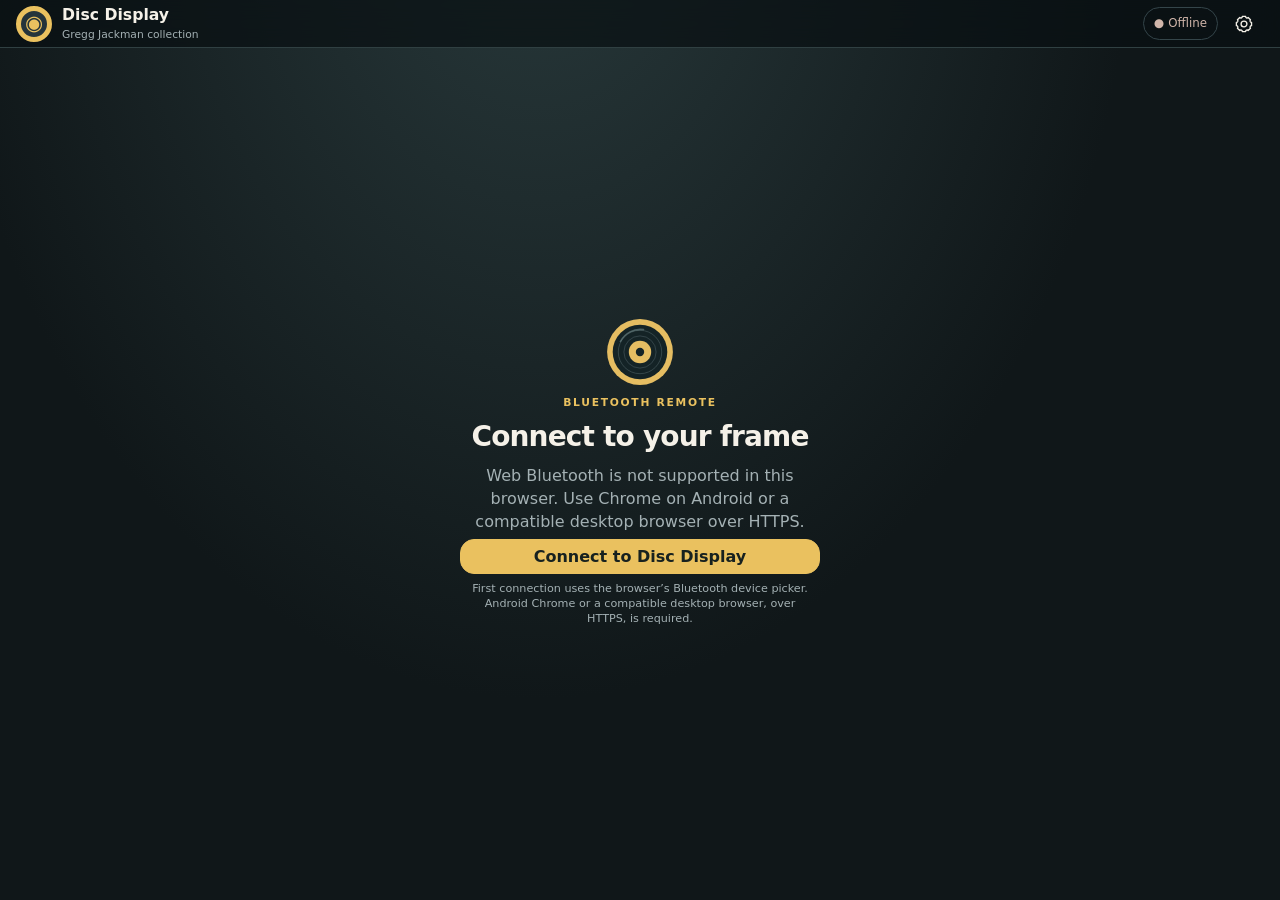
<file: index.html>
<!doctype html>
<html lang="en"><head>
<meta charset="utf-8">
<meta name="viewport" content="width=device-width,initial-scale=1,viewport-fit=cover">
<meta name="theme-color" content="#101719">
<meta name="description" content="Control the Gregg Jackman Disc Display by Bluetooth.">
<link rel="manifest" href="./manifest.webmanifest">
<link rel="icon" href="./icon.svg" type="image/svg+xml">
<link rel="stylesheet" href="./styles.css">
<title>Disc Display · v1.8.1</title>
</head><body>
<div id="app">
<header class="topbar">
 <div class="brand"><span class="brand-mark" aria-hidden="true">◉</span><div><strong>Disc Display</strong><small>Gregg Jackman collection</small></div></div>
 <div class="top-actions"><button id="linkButton" class="link-chip" type="button" title="Connection">● <span id="linkLabel">Offline</span></button><button class="icon-button" id="settingsButton" type="button" aria-label="Settings" title="Settings"><svg viewBox="0 0 24 24" aria-hidden="true"><path d="M12 15.5a3.5 3.5 0 1 0 0-7 3.5 3.5 0 0 0 0 7ZM19.4 15a1.8 1.8 0 0 0 .36 2l-2.8 2.8a1.8 1.8 0 0 0-2-.35 1.8 1.8 0 0 0-1 1.65h-4a1.8 1.8 0 0 0-1-1.65 1.8 1.8 0 0 0-2 .35l-2.8-2.8a1.8 1.8 0 0 0 .35-2 1.8 1.8 0 0 0-1.65-1v-4a1.8 1.8 0 0 0 1.65-1 1.8 1.8 0 0 0-.35-2l2.8-2.8a1.8 1.8 0 0 0 2 .35 1.8 1.8 0 0 0 1-1.65h4a1.8 1.8 0 0 0 1 1.65 1.8 1.8 0 0 0 2-.35l2.8 2.8a1.8 1.8 0 0 0-.36 2 1.8 1.8 0 0 0 1.66 1v4a1.8 1.8 0 0 0-1.66 1Z"/></svg></button></div>
</header>
<section id="connectGate" class="connect-gate" aria-labelledby="connectHeading">
 <div class="gate-icon" aria-hidden="true"><svg class="gate-disc" viewBox="0 0 100 100" focusable="false"><circle cx="50" cy="50" r="47" fill="#e5bd62"/><circle cx="50" cy="50" r="39" fill="#142326"/><circle cx="50" cy="50" r="31" stroke="#44565a" stroke-width="1" fill="none"/><circle cx="50" cy="50" r="23" stroke="#415258" stroke-width="1" fill="none"/><circle cx="50" cy="50" r="16" fill="#e5bd62"/><circle cx="50" cy="50" r="6" fill="#142326"/><path d="M22 35A32 32 0 0 1 55 18" stroke="#8aa5a6" opacity=".48" stroke-width="2.2" fill="none" stroke-linecap="round"/></svg></div><div class="eyebrow">Bluetooth remote</div><h1 id="connectHeading">Connect to your frame</h1>
 <p id="gateMessage">Your collection is ready. Connect to control the physical display.</p>
 <button id="connectButton" class="button primary" type="button">Connect to Disc Display</button>
 <button id="retryButton" class="button text-button" type="button" hidden>Reconnect previously authorised frame</button>
 <p class="small-note">First connection uses the browser’s Bluetooth device picker. Android Chrome or a compatible desktop browser, over HTTPS, is required.</p>
</section>
<main id="mainContent" hidden>
 <div class="mode-status" id="modeStatus" aria-live="polite"><span id="modeCaption">E-ink display</span><span id="currentCaption">Ready</span></div>
 <section id="framePage" class="frame-page" aria-label="Interactive framed collection">
   <div id="frameStage" class="frame-stage" aria-label="Framed disc collection reconstructed from the original PowerPoint artwork">
     <div id="frameRows" class="frame-rows"></div>
     <div class="frame-footer">
       <button id="toPlayer" class="frame-now-playing" type="button" hidden><svg class="ui-icon" viewBox="0 0 24 24" aria-hidden="true"><path d="M9 5 19 12 9 19Z"/></svg><span>Now Playing</span></button>
       <div class="frame-plaque">GREGG JACKMAN: 50 MILLION WORLDWIDE SALES</div>
       <button id="frameSettingsButton" class="frame-settings-button" type="button" aria-label="Settings" title="Settings"><svg viewBox="0 0 24 24" aria-hidden="true"><path d="M12 15.5a3.5 3.5 0 1 0 0-7 3.5 3.5 0 0 0 0 7ZM19.4 15a1.8 1.8 0 0 0 .36 2l-2.8 2.8a1.8 1.8 0 0 0-2-.35 1.8 1.8 0 0 0-1 1.65h-4a1.8 1.8 0 0 0-1-1.65 1.8 1.8 0 0 0-2 .35l-2.8-2.8a1.8 1.8 0 0 0 .35-2 1.8 1.8 0 0 0-1.65-1v-4a1.8 1.8 0 0 0 1.65-1 1.8 1.8 0 0 0-.35-2l2.8-2.8a1.8 1.8 0 0 0 2 .35 1.8 1.8 0 0 0 1-1.65h4a1.8 1.8 0 0 0 1 1.65 1.8 1.8 0 0 0 2-.35l2.8 2.8a1.8 1.8 0 0 0-.36 2 1.8 1.8 0 0 0 1.66 1v4a1.8 1.8 0 0 0-1.66 1Z"/></svg></button>
     </div>
   </div>
 </section>
 <section id="portraitPage" class="portrait-page" aria-label="Selected disc and collection">
   <div class="portrait-plaque">Gregg Jackman: 50 Million Worldwide Sales</div>
   <div class="portrait-hero"><button id="portraitArtOpen" class="portrait-art-button" type="button" aria-label="View selected square album artwork and information"><div id="portraitDisc" class="disc-image large"><span>◉</span></div></button><h1 id="portraitAlbum">Your collection</h1><p id="portraitArtist">Choose a disc below</p><p id="portraitMeta" class="portrait-meta">Tap any disc to activate it on the frame.</p></div>
   <div class="section-heading"><h2>Browse Music</h2><button type="button" id="portraitSearch" class="tertiary" aria-label="Search discs and tracks"><svg class="ui-icon" viewBox="0 0 24 24" aria-hidden="true"><circle cx="10.8" cy="10.8" r="6.8"/><path d="m16 16 5 5"/></svg></button></div>
   <div id="portraitGrid" class="portrait-grid" aria-label="Five columns corresponding to the five rows of the physical frame"></div>
 </section>
 <button id="portraitPlayerButton" class="button primary portrait-now-button" type="button" hidden><svg class="ui-icon" viewBox="0 0 24 24" aria-hidden="true"><path d="M9 5 19 12 9 19Z"/></svg> Now Playing</button>
 <section id="playerPage" class="player-page" aria-label="Audio now playing" hidden>
  <div class="player-heading">
   <button id="playerBack" class="tertiary landscape-player-close" type="button" aria-label="Close Now Playing and return to the frame" title="Close Now Playing"><svg class="close-svg" viewBox="0 0 24 24" aria-hidden="true"><path d="M6 6 18 18M18 6 6 18"/></svg></button>
   <button id="playerGrabber" class="player-grabber" aria-label="Drag down to return to the collection" type="button"><span class="grabber-bar"></span><span class="player-overline">NOW PLAYING</span></button>
   <span class="heading-spacer" aria-hidden="true"></span>
  </div>
  <div class="player-content">
   <div class="player-hero">
    <div class="album-control-row">
      <div class="vertical-volume"><label for="volumeSlider">VOL</label><input id="volumeSlider" type="range" min="0" max="127" value="32" aria-label="Speaker volume" orient="vertical"></div>
      <button class="art-zone" id="artZone" type="button" aria-label="Show album artwork full screen"><div id="playerCover" class="disc-image cover"></div></button>
      <div id="stereoMeters" class="stereo-meters" role="img" aria-label="Illustrative stereo activity, not measured audio levels"><span class="meter-title">L&nbsp;R</span><div class="meter-columns"><div class="meter-track"><span class="meter-fill meter-left"></span></div><div class="meter-track"><span class="meter-fill meter-right"></span></div></div><span class="meter-foot">STEREO</span></div>
    </div>
    <div class="playing-details"><h1 id="songTitle">No track selected</h1><p id="songArtist">—</p><p id="albumLabel" class="muted">—</p></div>
    <div class="seeker"><input id="seekBar" type="range" min="0" max="100" value="0" aria-label="Track position" title="Precise seeking requires firmware support"><div class="timeline"><span id="elapsedLabel">0:00</span><span id="durationLabel">—</span></div></div>
    <div class="transport">
      <button id="muteButton" class="transport-small mute-button" type="button" aria-label="Mute audio"><svg class="ui-icon speaker-on" viewBox="0 0 24 24" aria-hidden="true"><path d="M4 9v6h4l5 4V5L8 9H4Z"/><path d="M17 8a6 6 0 0 1 0 8M19 5a10 10 0 0 1 0 14"/></svg><svg class="ui-icon speaker-off" viewBox="0 0 24 24" aria-hidden="true"><path d="M4 9v6h4l5 4V5L8 9H4Z"/><path d="m17 9 5 6m0-6-5 6"/></svg></button>
      <button type="button" id="previousTrack" class="transport-small" aria-label="Previous track" title="Previous track · hold-to-rewind needs firmware support"><svg class="ui-icon" viewBox="0 0 24 24" aria-hidden="true"><path d="M5 5v14M19 5 7 12l12 7Z"/></svg></button>
      <button type="button" id="playPause" class="play-primary" aria-label="Play"><svg class="ui-icon transport-play" viewBox="0 0 24 24" aria-hidden="true"><path d="M9 5 19 12 9 19Z"/></svg><svg class="ui-icon transport-pause" viewBox="0 0 24 24" aria-hidden="true"><path d="M8 5v14M16 5v14"/></svg></button>
      <button type="button" id="nextTrack" class="transport-small" aria-label="Next track" title="Next track · hold-to-fast-forward needs firmware support"><svg class="ui-icon" viewBox="0 0 24 24" aria-hidden="true"><path d="M19 5v14M5 5l12 7-12 7Z"/></svg></button>
      <button id="playerLoop" class="loop-button transport-small" title="Carousel on / play once" aria-pressed="false" aria-label="Play once" type="button"><svg class="ui-icon" viewBox="0 0 24 24" aria-hidden="true"><path d="M17 2 21 6 17 10M3 11V9a3 3 0 0 1 3-3h15M7 22 3 18l4-4M21 13v2a3 3 0 0 1-3 3H3"/></svg><span class="once-mark">1</span></button>
    </div>
   </div>
   <div class="player-side">
    <section id="infoPanel" class="inline-info" aria-label="Album information">
     <h2 class="info-title">Info</h2>
     <div id="infoContent" class="info-content"><p class="muted">Sales information will appear here.</p></div>
    </section>
    <section id="tracksPanel" class="tracks-panel" aria-label="Track listing">
     <div class="tracks-heading"><h2>Tracks</h2><span id="trackCount" class="muted">—</span></div>
     <div id="trackList" class="track-list"><p class="muted">Connect to load track information.</p></div>
    </section>
   </div>
  </div>
 </section>
 <div id="toast" class="toast" role="status" aria-live="polite"></div>
</main>
<dialog id="libraryDialog" class="sheet search-sheet"><div class="sheet-head"><div><div class="eyebrow">Collection</div><h2>Find music</h2></div><button class="icon-button close-dialog" data-close="libraryDialog" aria-label="Close"><svg class="close-svg" viewBox="0 0 24 24" aria-hidden="true"><path d="M6 6 18 18M18 6 6 18"/></svg></button></div><div class="search-input-wrap"><input id="librarySearch" type="search" placeholder="Artist, album or track" aria-label="Search albums or tracks"></div><div id="libraryList" class="sheet-list"></div></dialog>
<dialog id="liveDialog" class="sheet"><div class="sheet-head"><div><div class="eyebrow">E-ink display</div><h2>Live albums & special artwork</h2></div><button class="icon-button close-dialog" data-close="liveDialog" aria-label="Close"><svg class="close-svg" viewBox="0 0 24 24" aria-hidden="true"><path d="M6 6 18 18M18 6 6 18"/></svg></button></div><p class="muted">Select an album without a physical disc.</p><div id="liveList" class="sheet-list"></div></dialog>
<dialog id="settingsDialog" class="sheet settings-sheet"><div class="sheet-head"><div><div class="eyebrow">Disc Display</div><h2>Settings</h2></div><button class="icon-button close-dialog" data-close="settingsDialog" aria-label="Close"><svg class="close-svg" viewBox="0 0 24 24" aria-hidden="true"><path d="M6 6 18 18M18 6 6 18"/></svg></button></div>
 <div class="settings-group"><label class="setting-label">Operating mode</label><div class="segmented"><button type="button" data-mode="1">E-ink</button><button type="button" data-mode="2">LED</button><button type="button" data-mode="3">Audio</button></div></div>
 <div class="settings-group"><div class="setting-row"><div><strong>Carousel</strong><small>Automatically advance through albums</small></div><button type="button" id="settingsCarousel" class="loop-button" aria-pressed="false" aria-label="Play once" title="Carousel on / play once"><svg class="ui-icon" viewBox="0 0 24 24" aria-hidden="true"><path d="M17 2 21 6 17 10M3 11V9a3 3 0 0 1 3-3h15M7 22 3 18l4-4M21 13v2a3 3 0 0 1-3 3H3"/></svg><span class="once-mark">1</span></button></div><div class="setting-row interval-row"><span>Carousel interval</span><div><button type="button" id="slower" class="tertiary" title="Slower carousel">− Slower</button><button type="button" id="faster" class="tertiary" title="Faster carousel">+ Faster</button></div></div><p class="hint">The ESP32 adjusts a set of predefined intervals. The precise interval is not currently reported over BLE.</p></div>
 <div class="settings-group"><label class="setting-label" for="settingsVolume">Speaker volume <span id="settingsVolumeValue">—</span></label><input id="settingsVolume" type="range" min="0" max="127" value="32"></div>
 <div class="settings-group"><div class="setting-row"><div><strong>Low-power mode</strong><small>Currently controlled on the frame</small></div><span id="quietState" class="pill">—</span></div><p class="hint">In BLE-quiet mode the remote cannot wake the display. This app intentionally does not offer a remote sleep command until a reliable wake mechanism is in place.</p></div>
 <div class="settings-group"><div class="setting-row"><div><strong>Remote connection</strong><small id="deviceName">Not connected</small></div><button id="settingsDisconnect" type="button" class="tertiary">Disconnect</button></div></div>
</dialog>
<dialog id="carouselHelpDialog" class="carousel-help-dialog" aria-labelledby="carouselHelpTitle">
 <div class="carousel-help-head"><h2 id="carouselHelpTitle">Carousel</h2><button type="button" id="carouselHelpClose" class="icon-button" aria-label="Close carousel explanation"><svg class="close-svg" viewBox="0 0 24 24" aria-hidden="true"><path d="M6 6 18 18M18 6 6 18"/></svg></button></div>
 <p id="carouselHelpStatus" class="carousel-help-status"></p>
 <p id="carouselHelpText"></p>
</dialog>
<dialog id="artDialog" class="art-dialog"><div class="art-dialog-head"><strong id="artDialogTitle">Album artwork</strong><button class="icon-button close-dialog" data-close="artDialog" aria-label="Close full-screen artwork"><svg class="close-svg" viewBox="0 0 24 24" aria-hidden="true"><path d="M6 6 18 18M18 6 6 18"/></svg></button></div><div id="fullscreenCover" class="fullscreen-cover" role="img" aria-label="Full album artwork"></div><section class="art-dialog-details" aria-label="Album details"><h2 id="artDialogAlbum"></h2><p id="artDialogArtist"></p><div id="artDialogInfo" class="art-dialog-info"></div></section></dialog>
</div>
<script src="./app.js" defer></script>
</body></html>
</file>
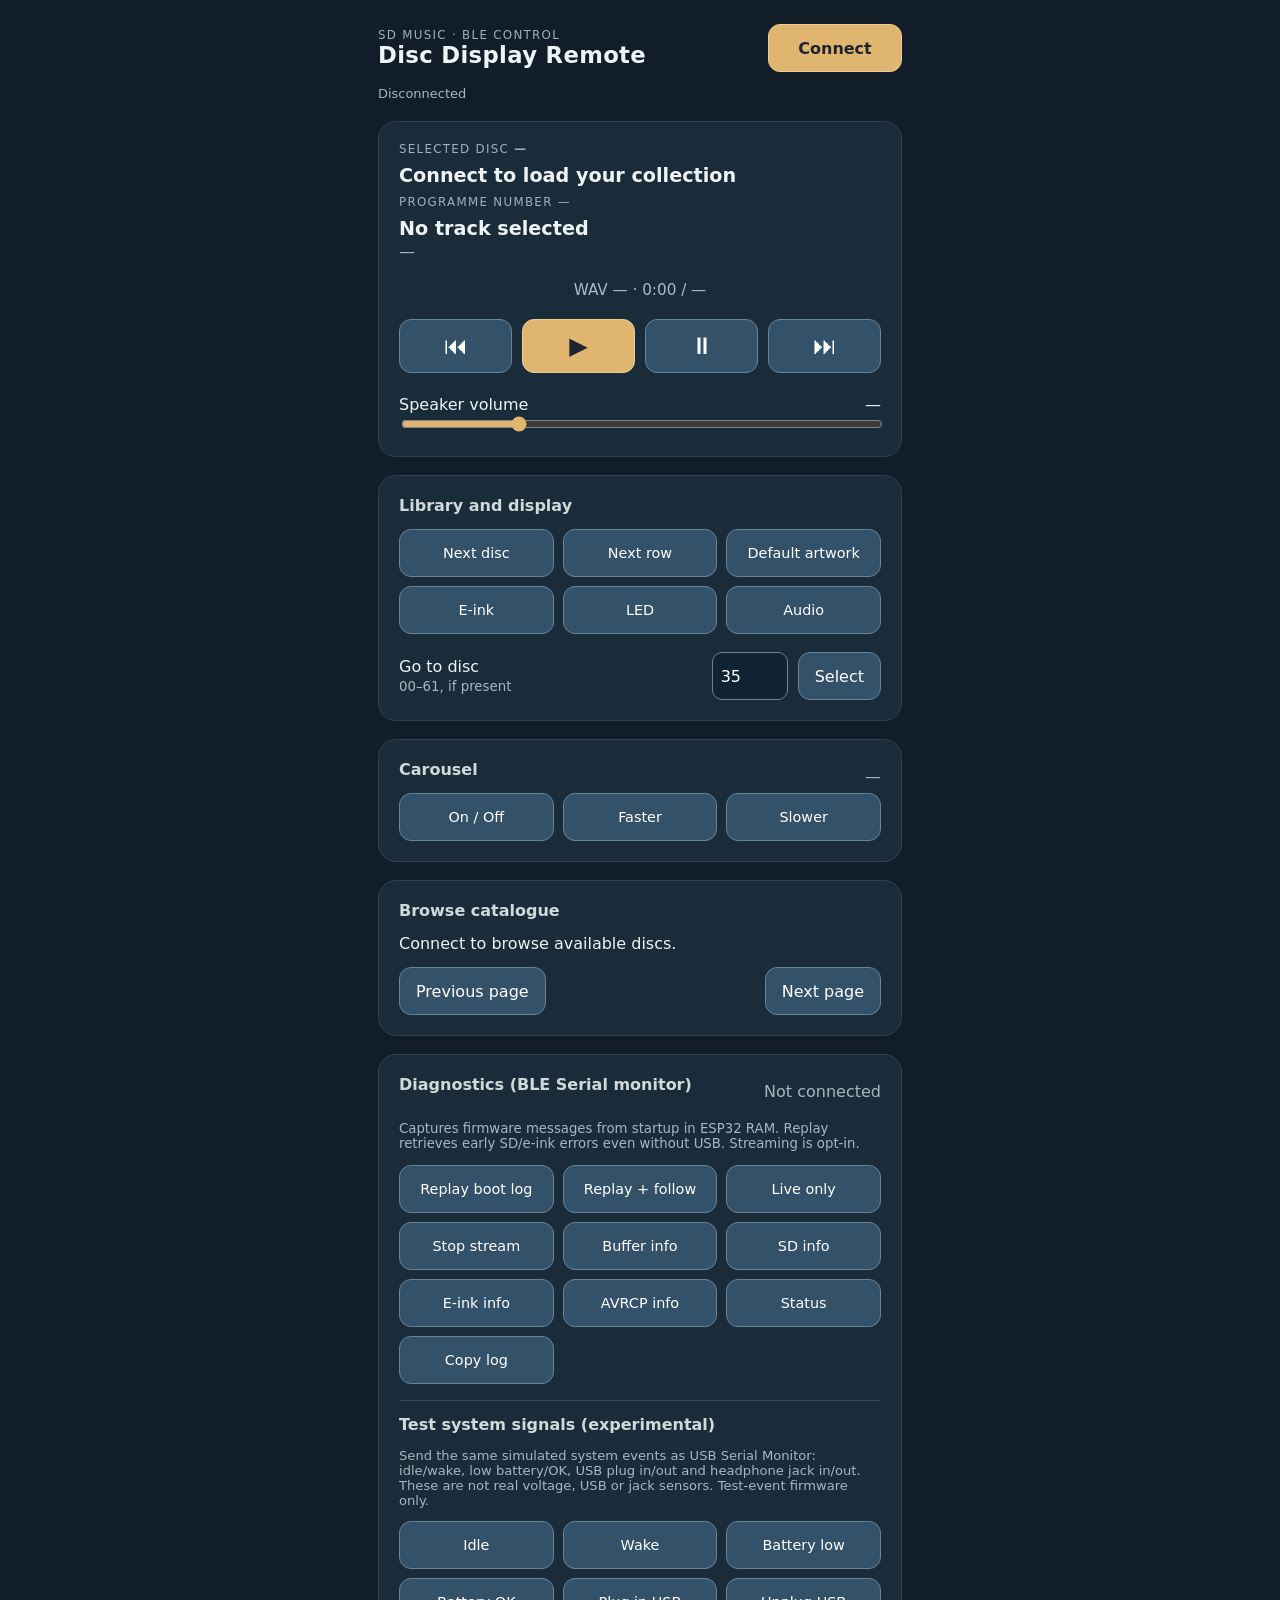
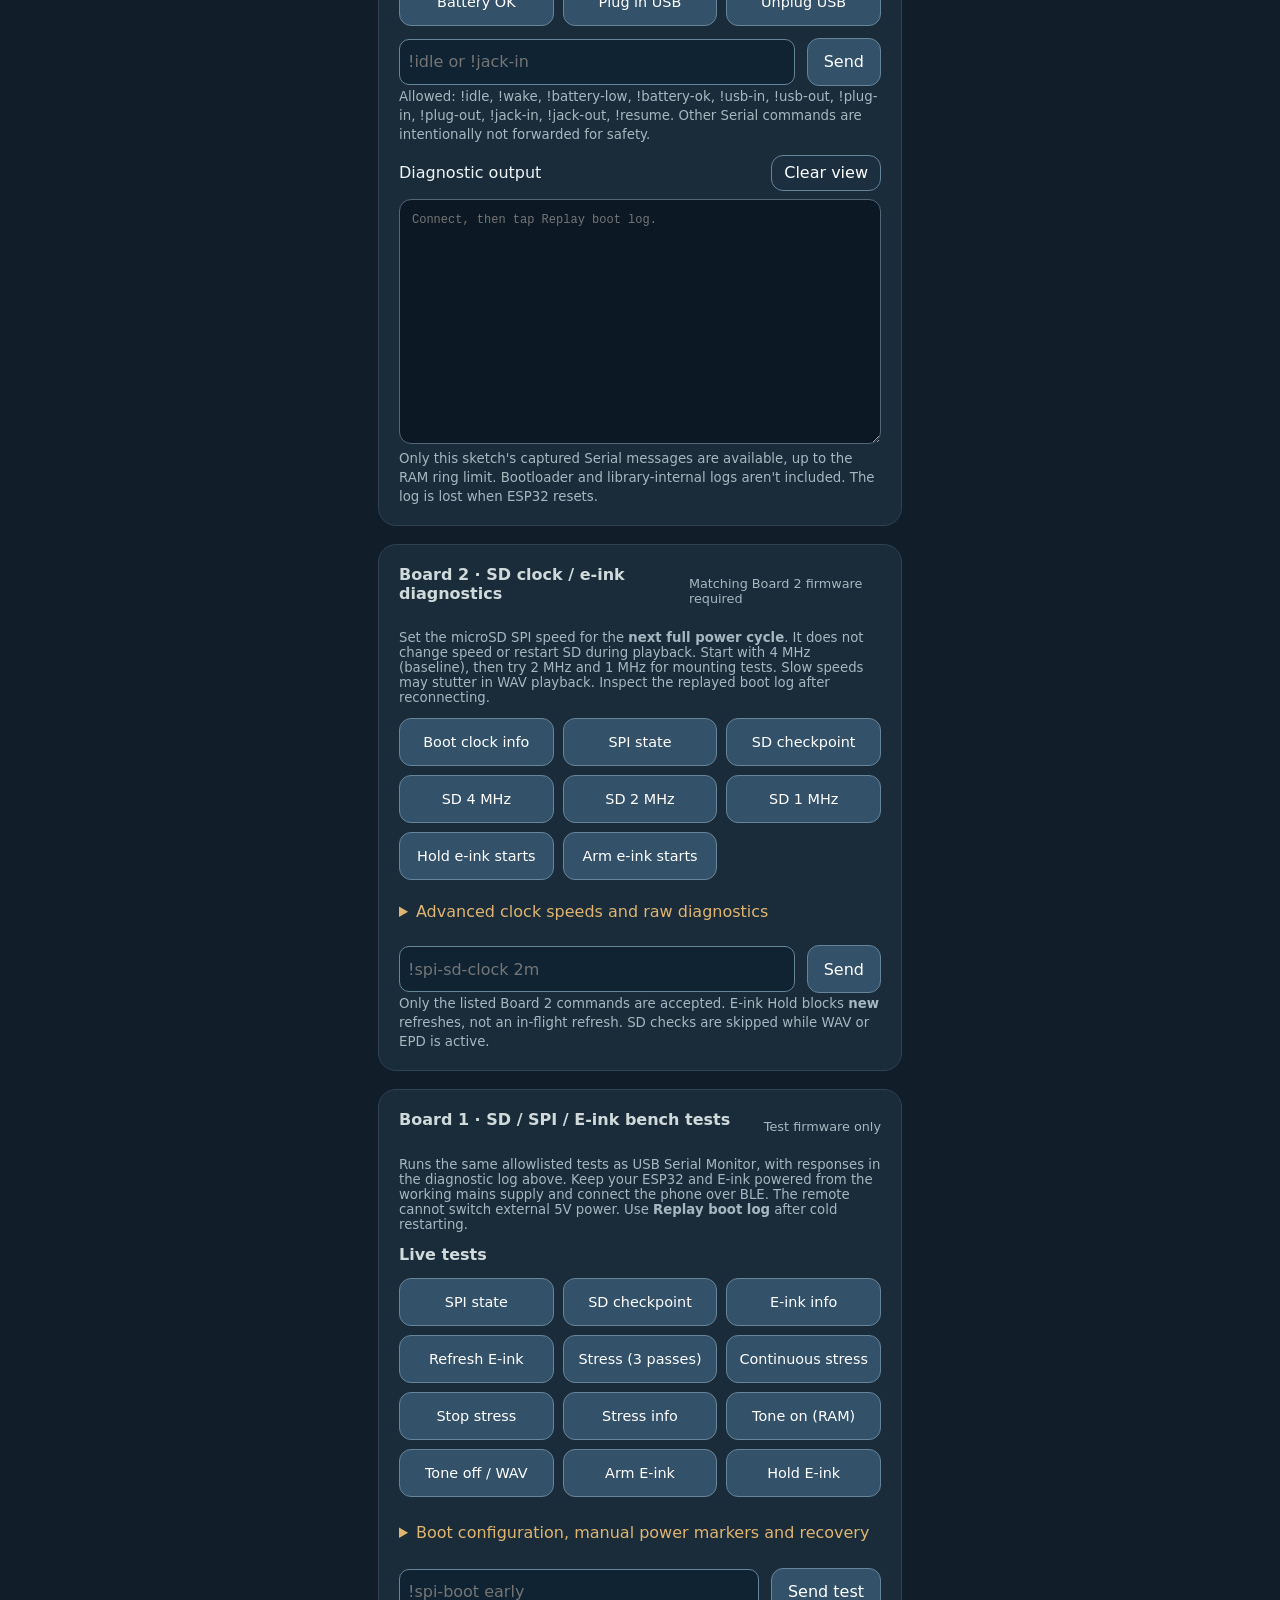
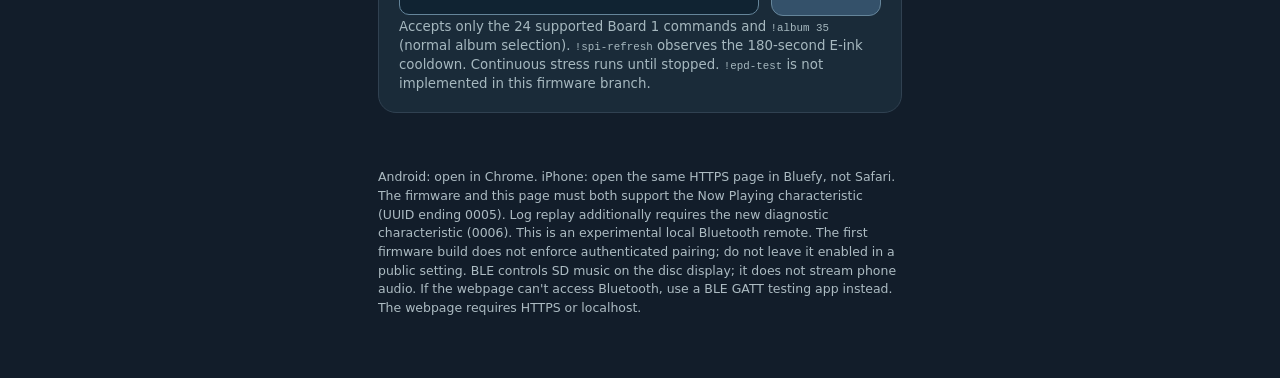
<file: dev/index.html>
<!doctype html>
<html lang="en">
<head>
<meta charset="utf-8">
<meta name="viewport" content="width=device-width,initial-scale=1,viewport-fit=cover">
<meta name="theme-color" content="#121d2a">
<title>Disc Display Remote</title>
<style>
:root{font-family:system-ui,-apple-system,"Segoe UI",sans-serif;color:#eef4f5;background:#121d2a}
*{box-sizing:border-box}body{margin:0}main{max-width:560px;margin:auto;padding:24px 18px 60px}
header{display:flex;align-items:center;justify-content:space-between;gap:16px}
h1{margin:0;font-size:1.42rem;letter-spacing:.015em}h2{font-size:1rem;font-weight:600;color:#d1dadb;margin:0 0 14px}
small,.muted{color:#a6b8bf}.eyebrow{font-size:.74rem;text-transform:uppercase;letter-spacing:.11em;color:#9fb2bb}
.panel{border:1px solid #304151;background:#1a2b39;border-radius:18px;padding:20px;margin-top:18px}
button,select,input{font:inherit}button{background:#34516a;color:#fff;border:1px solid #65859a;border-radius:12px;padding:12px 16px;cursor:pointer;min-height:48px}
button:active{transform:scale(.985)}button:disabled{opacity:.45;cursor:not-allowed}
button.primary{background:#dfb570;color:#1e2530;border-color:#eccc97;font-weight:700}
button.subtle{background:#1b2f40}button.round{font-size:1.5rem;flex:1}
.controls{display:flex;gap:10px;justify-content:space-between}
.grid{display:grid;grid-template-columns:repeat(3,1fr);gap:9px}
.grid button{padding:10px 6px;font-size:.9rem}
h3{font-size:1.2rem;margin:8px 0;overflow-wrap:anywhere}
.track{text-align:center;padding:8px 0 20px;font-size:.95rem;color:#a7bec7}
.value{font-variant-numeric:tabular-nums}#alert{min-height:1.3em;color:#dcb570;font-size:.88rem;margin-top:12px}
#connect{min-width:134px}#connection{font-size:.81rem;line-height:1.4}
.range{width:100%;accent-color:#dfb570}.spread{display:flex;justify-content:space-between;gap:12px;align-items:center}
.catalogue-row{padding:10px 0;border-bottom:1px solid #354657;display:flex;justify-content:space-between;gap:12px;align-items:center}
.catalogue-row:last-child{border:0}.catalogue-row button{max-width:110px;font-size:.78rem;padding:5px 10px}
.catalogue-row span{font-size:.9rem;overflow-wrap:anywhere}
input[type=number]{width:76px;min-height:46px;border-radius:10px;background:#102332;color:#fff;border:1px solid #65859a;padding:8px}
footer{margin-top:25px;font-size:.78rem;line-height:1.5;color:#acbbc2}
</style>
</head>
<body><main>
<header><div><div class="eyebrow">SD music · BLE control</div><h1>Disc Display Remote</h1></div>
<button id="connect" class="primary">Connect</button></header>
<p id="connection" class="muted" role="status">Not connected. Use Chrome on Android or desktop over HTTPS.</p>
<div class="panel">
<div class="eyebrow">Selected disc <strong id="slot" class="value">—</strong></div>
<h3 id="album">Connect to load your collection</h3>
<div class="eyebrow" id="printedTrack">Programme number —</div>
<h3 id="songTitle" style="margin:8px 0 2px">No track selected</h3>
<div class="muted" id="songArtist" style="margin-bottom:12px">—</div>
<div class="track">WAV <span id="track" class="value">—</span> · <span id="elapsed" class="value">0:00</span> / <span id="duration">—</span></div>
<div class="controls">
<button id="prev" class="round" title="Previous near the start / restart otherwise">⏮</button>
<button id="play" class="round primary" title="Play">▶</button>
<button id="pause" class="round" title="Pause">⏸</button>
<button id="next" class="round" title="Next track">⏭</button>
</div>
<div class="spread" style="margin-top:22px"><label for="volume">Speaker volume</label><output id="volumeLabel">—</output></div>
<input id="volume" class="range" type="range" min="0" max="127" value="30">
</div>
<div class="panel">
<h2>Library and display</h2>
<div class="grid">
<button id="discNext">Next disc</button>
<button id="discRow">Next row</button>
<button id="default">Default artwork</button>
<button id="mode1">E-ink</button>
<button id="mode2">LED</button>
<button id="mode3">Audio</button>
</div>
<div class="spread" style="margin-top:18px">
<div><label for="directAlbum">Go to disc</label><br><small>00–61, if present</small></div>
<div class="controls"><input id="directAlbum" type="number" min="0" max="99" value="35"><button id="goAlbum">Select</button></div>
</div>
</div>
<div class="panel">
<div class="spread"><h2>Carousel</h2><span id="carouselStatus" class="muted">—</span></div>
<div class="grid"><button id="carousel">On / Off</button><button id="faster">Faster</button><button id="slower">Slower</button></div>
</div>
<div class="panel">
<div class="spread"><h2>Browse catalogue</h2><span id="pageStatus" class="muted"></span></div>
<div id="catalogue">Connect to browse available discs.</div>
<div class="controls" style="margin-top:14px"><button id="pagePrev">Previous page</button><button id="pageNext">Next page</button></div>
</div>
<div class="panel">
<div class="spread"><h2>Diagnostics (BLE Serial monitor)</h2><span id="logState" class="muted">Not connected</span></div>
<p class="muted" style="font-size:.83rem">Captures firmware messages from startup in ESP32 RAM. Replay retrieves early SD/e-ink errors even without USB. Streaming is opt-in.</p>
<div class="grid">
<button id="logReplay">Replay boot log</button>
<button id="logFollow">Replay + follow</button>
<button id="logLive">Live only</button>
<button id="logStop">Stop stream</button>
<button id="logInfo">Buffer info</button>
<button id="diagSd">SD info</button>
<button id="diagEpd">E-ink info</button>
<button id="diagAvrcp">AVRCP info</button>
<button id="diagStatus">Status</button>
<button id="logCopy">Copy log</button>
</div>
<div style="margin-top:16px;border-top:1px solid #354657;padding-top:14px">
<h2>Test system signals (experimental)</h2>
<p class="muted" style="font-size:.82rem">Send the same simulated system events as USB Serial Monitor: idle/wake, low battery/OK, USB plug in/out and headphone jack in/out. These are not real voltage, USB or jack sensors. Test-event firmware only.</p>
<div class="grid">
<button id="simIdle">Idle</button><button id="simWake">Wake</button>
<button id="simLow">Battery low</button><button id="simOk">Battery OK</button>
<button id="simPlugIn">Plug in USB</button><button id="simPlugOut">Unplug USB</button>
</div>
<div class="spread" style="margin-top:12px">
<input id="debugLine" style="flex:1;min-width:0;min-height:46px;border-radius:10px;background:#102332;color:#fff;border:1px solid #65859a;padding:8px" aria-label="Supported Serial Monitor test command" placeholder="!idle or !jack-in" autocomplete="off">
<button id="debugSend">Send</button>
</div>
<small>Allowed: !idle, !wake, !battery-low, !battery-ok, !usb-in, !usb-out, !plug-in, !plug-out, !jack-in, !jack-out, !resume. Other Serial commands are intentionally not forwarded for safety.</small>
</div>
<div class="spread" style="margin-top:12px"><label for="logText">Diagnostic output</label><button class="subtle" id="logClear" style="min-height:36px;padding:6px 12px">Clear view</button></div>
<textarea id="logText" readonly spellcheck="false" aria-label="Diagnostic Serial output"
 style="width:100%;height:245px;resize:vertical;margin-top:8px;background:#0c1924;color:#dce8e8;border:1px solid #536676;border-radius:12px;padding:12px;font:12px/1.4 monospace" placeholder="Connect, then tap Replay boot log."></textarea>
<small>Only this sketch's captured Serial messages are available, up to the RAM ring limit. Bootloader and library-internal logs aren't included. The log is lost when ESP32 resets.</small>
</div>
<div class="panel" id="board2Panel">
<div class="spread"><h2>Board 2 · SD clock / e-ink diagnostics</h2><span class="muted" style="font-size:.8rem">Matching Board 2 firmware required</span></div>
<p class="muted" style="font-size:.83rem">Set the microSD SPI speed for the <strong>next full power cycle</strong>. It does not change speed or restart SD during playback. Start with 4 MHz (baseline), then try 2 MHz and 1 MHz for mounting tests. Slow speeds may stutter in WAV playback. Inspect the replayed boot log after reconnecting.</p>
<div class="grid" id="b2Quick"></div>
<details style="margin-top:12px">
<summary style="cursor:pointer;padding:10px 0;color:#dfb570">Advanced clock speeds and raw diagnostics</summary>
<div class="grid" id="b2Advanced" style="margin-top:8px"></div>
</details>
<div class="spread" style="margin-top:14px">
<input id="b2Line" style="flex:1;min-width:0;min-height:46px;border-radius:10px;background:#102332;color:#fff;border:1px solid #65859a;padding:8px" aria-label="Allowlisted Board 2 test command" placeholder="!spi-sd-clock 2m" autocomplete="off">
<button id="b2Send">Send</button>
</div>
<small>Only the listed Board 2 commands are accepted. E-ink Hold blocks <strong>new</strong> refreshes, not an in-flight refresh. SD checks are skipped while WAV or EPD is active.</small>
</div>
<div class="panel" id="board1Panel">
<div class="spread"><h2>Board 1 · SD / SPI / E-ink bench tests</h2><span class="muted" style="font-size:.8rem">Test firmware only</span></div>
<p class="muted" style="font-size:.83rem">Runs the same allowlisted tests as USB Serial Monitor, with responses in the diagnostic log above. Keep your ESP32 and E-ink powered from the working mains supply and connect the phone over BLE. The remote cannot switch external 5V power. Use <strong>Replay boot log</strong> after cold restarting.</p>
<h2>Live tests</h2>
<div id="b1Quick" class="grid"></div>
<details style="margin-top:16px">
<summary style="cursor:pointer;padding:10px 0;color:#dfb570">Boot configuration, manual power markers and recovery</summary>
<p class="muted" style="font-size:.8rem">Early/late RESET timing and SD clock changes apply after a <strong>full power cycle</strong>. 5V ON/OFF markers only annotate the log: switch the E-ink supply manually. RESET LOW/HIGH is refused while the panel is busy.</p>
<div id="b1Advanced" class="grid"></div>
</details>
<div class="spread" style="margin-top:16px">
<input id="b1Line" style="flex:1;min-width:0;min-height:46px;border-radius:10px;background:#102332;color:#fff;border:1px solid #65859a;padding:8px" aria-label="Board 1 test command" placeholder="!spi-boot early" autocomplete="off">
<button id="b1Send">Send test</button>
</div>
<small>Accepts only the 24 supported Board 1 commands and <code>!album 35</code> (normal album selection). <code>!spi-refresh</code> observes the 180-second E-ink cooldown. Continuous stress runs until stopped. <code>!epd-test</code> is not implemented in this firmware branch.</small>
</div>
<p id="alert" aria-live="polite"></p>
<footer>Android: open in Chrome. iPhone: open the same HTTPS page in Bluefy, not Safari. The firmware and this page must both support the Now Playing characteristic (UUID ending 0005). Log replay additionally requires the new diagnostic characteristic (0006). This is an experimental local Bluetooth remote. The first firmware build does not enforce authenticated pairing; do not leave it enabled in a public setting. BLE controls SD music on the disc display; it does not stream phone audio. If the webpage can't access Bluetooth, use a BLE GATT testing app instead. The webpage requires HTTPS or localhost.</footer>
</main>
<script>
"use strict";
const SERVICE="aba54e10-58de-4f40-b0c8-d65de1250001";
const COMMAND="aba54e10-58de-4f40-b0c8-d65de1250002";
const STATUS="aba54e10-58de-4f40-b0c8-d65de1250003";
const CATALOGUE="aba54e10-58de-4f40-b0c8-d65de1250004";
const NOWPLAYING="aba54e10-58de-4f40-b0c8-d65de1250005";
const DIAGNOSTIC="aba54e10-58de-4f40-b0c8-d65de1250006";
let device=null,server=null,cmd=null,status=null,cat=null,nowPlaying=null,diagnostic=null,page=0,rawStatus="",busy=false;
const diagnosticDecoder=new TextDecoder();
const $=id=>document.getElementById(id);
const decode=value=>new TextDecoder().decode(value);
const toast=(t)=>{$("alert").textContent=t};
const connected=()=>!!server?.connected;
function updateConnection() {
 $("connection").textContent=connected()?"Connected to "+device.name:"Disconnected";
 $("connect").textContent=connected()?"Disconnect":"Connect";
}
async function send(message) {
 if(!connected()||!cmd) {toast("Connect to Disc Display Remote first.");return false;}
 try{
  await cmd.writeValueWithResponse(new TextEncoder().encode(message));
  return true;
 }catch(e){toast("BLE command failed: "+e.message);return false;}
}
function consumeStatus(raw){
 if(!raw||raw===rawStatus)return;rawStatus=raw;
 const fields=Object.fromEntries(raw.split(";").map(pair=>{let n=pair.indexOf("=");return [pair.slice(0,n),pair.slice(n+1)]}));
 $("slot").textContent=fields.slot??"—";
 $("album").textContent=fields.album||"No album";
 $("track").textContent=fields.track||"0";
 const seconds=Number(fields.seconds||0);
 $("elapsed").textContent=Math.floor(seconds/60)+":"+String(seconds%60).padStart(2,"0");
 $("volumeLabel").textContent=fields.volume||"—";
 if(document.activeElement!==$("volume"))$("volume").value=fields.volume||0;
 $("carouselStatus").textContent=fields.car==="1"?"On":"Off";
 for(let i=1;i<=3;++i)$("mode"+i).style.borderColor=fields.mode===String(i)?"#eccc97":"#65859a";
}
function consumeNowPlaying(value){
 try{
  const data=JSON.parse(value);
  $("songTitle").textContent=data.t||"No track selected";
  $("songArtist").textContent=data.a||"—";
  $("printedTrack").textContent=data.p?"Programme "+data.p:"Programme number not provided";
  $("track").textContent=(data.w||0)+" / "+(data.n||0);
  const seconds=Number(data.d||0);
  $("duration").textContent=seconds?Math.floor(seconds/60)+":"+String(seconds%60).padStart(2,"0"):"—";
 }catch(err){console.warn("Unparseable Now Playing notification",err);}
}
function onDiagnostic(e) {
 const chunk=diagnosticDecoder.decode(e.target.value,{stream:true});
 const display=$("logText");
 display.value+=chunk;
 if(display.value.length>90000)
   display.value="[Phone view trimmed to last 90 KB]\n"+display.value.slice(-80000);
 display.scrollTop=display.scrollHeight;
}
function onNowPlaying(e){consumeNowPlaying(decode(e.target.value))}
function onStatus(e){consumeStatus(decode(e.target.value))}
async function refreshStatus(){
 if(!connected())return;
 try{consumeStatus(decode(await status.readValue()))}catch(e){}
}
async function fetchPage(next){
 if(!connected()||busy)return;busy=true;
 page=Math.max(0,Math.min(99,next));
 if(!await send("PAGE:"+page)){busy=false;return;}
 try {
  let txt="";
  for(let i=0;i<6;++i){
   await new Promise(r=>setTimeout(r,170));
   txt=decode(await cat.readValue());
   if(txt.startsWith("page="+page+";"))break;
  }
  const lines=txt.split("\n"), metadata=lines.shift()||"";
  if(!metadata.startsWith("page="+page+";")){toast("Catalogue page not ready; try again.");busy=false;return;}
  const count=Number((metadata.match(/count=(\d+)/)||[])[1]||0);
  $("pageStatus").textContent="Page "+(page+1)+" / "+Math.max(1,Math.ceil(count/3));
  const root=$("catalogue");root.replaceChildren();
  for(const row of lines){
   if(!row.includes("|"))continue;
   const [slot,name,tracks]=row.split("|");
   const wrap=document.createElement("div");wrap.className="catalogue-row";
   const label=document.createElement("span");label.textContent=slot+" · "+name+" ("+tracks+" tracks)";
   const select=document.createElement("button");select.textContent="Select";
   select.onclick=()=>send("ALBUM:"+slot);
   wrap.append(label,select);root.append(wrap);
  }
  if(!root.children.length)root.textContent="No albums on this page.";
  $("pagePrev").disabled=page===0;
  $("pageNext").disabled=(page+1)*3>=count;
 }catch(e){toast("Catalogue read failed: "+e.message)}
 busy=false;
}
async function connect(){
 if(connected()){server.disconnect();updateConnection();return;}
 if(!navigator.bluetooth){toast("Web Bluetooth is unavailable. Use Android Chrome over HTTPS or a BLE scanner app.");return;}
 try{
  device=await navigator.bluetooth.requestDevice({filters:[{namePrefix:"Disc Display Remote"}],optionalServices:[SERVICE]});
  device.addEventListener("gattserverdisconnected",()=>{board1LogContinuous=false;updateConnection();toast("Device disconnected.")});
  server=await device.gatt.connect();
  const service=await server.getPrimaryService(SERVICE);
  cmd=await service.getCharacteristic(COMMAND);
  status=await service.getCharacteristic(STATUS);
  cat=await service.getCharacteristic(CATALOGUE);
  nowPlaying=await service.getCharacteristic(NOWPLAYING);
  diagnostic=null;
  try {
   diagnostic=await service.getCharacteristic(DIAGNOSTIC);
   await diagnostic.startNotifications();
   diagnostic.addEventListener("characteristicvaluechanged",onDiagnostic);
   $("logState").textContent="Ready · replay available";
  } catch(err) {
   $("logState").textContent="Firmware does not support diagnostics";
  }
  await status.startNotifications();
  status.addEventListener("characteristicvaluechanged",onStatus);
  await nowPlaying.startNotifications();
  nowPlaying.addEventListener("characteristicvaluechanged",onNowPlaying);
  updateConnection();toast("Connected. Album and track commands are live.");
  // UTC time lets compatible firmware calculate elapsed e-paper cooldown
  // from its last COMPLETED refresh across a hard power-off. Older firmware
  // harmlessly ignores this new command, so the public site stays compatible.
  await send("TIME:"+Math.floor(Date.now()/1000));
  await refreshStatus();
  consumeNowPlaying(decode(await nowPlaying.readValue()));
  await fetchPage(0);
 }catch(e){toast("BLE connection failed: "+e.message);updateConnection()}
}
$("connect").onclick=connect;
const actions={prev:"PREV",play:"PLAY",pause:"PAUSE",next:"NEXTTRACK",discNext:"NEXT",discRow:"ROW",default:"DEFAULT",mode1:"MODE:1",mode2:"MODE:2",mode3:"MODE:3",carousel:"CAROUSEL",faster:"FASTER",slower:"SLOWER"};
for(const [id,command] of Object.entries(actions))$(id).onclick=()=>send(command);
$("goAlbum").onclick=()=>{
 const n=Number($("directAlbum").value);
 if(Number.isInteger(n)&&n>=0&&n<=99)send("ALBUM:"+n);
};
let volumeDelay;
$("volume").oninput=e=>{
 $("volumeLabel").textContent=e.target.value;
 clearTimeout(volumeDelay);
 volumeDelay=setTimeout(()=>send("VOL:"+e.target.value),220);
};
$("pagePrev").onclick=()=>fetchPage(page-1);
$("pageNext").onclick=()=>fetchPage(page+1);
const logActions={
 logReplay:["LOG:REPLAY","Replaying boot log"],
 logFollow:["LOG:FOLLOW","Replaying and following live log"],
 logLive:["LOG:LIVE","Streaming new log lines"],
 logStop:["LOG:STOP","Log stream stopped"],
 logInfo:["LOG:INFO","Reporting diagnostic buffer usage"],
 diagSd:["DIAG:SD","SD diagnostic requested"],
 diagEpd:["DIAG:EPD","E-ink diagnostic requested"],
 diagAvrcp:["DIAG:AVRCP","AVRCP diagnostic requested"],
 diagStatus:["DIAG:STATUS","Status requested"]
};
for(const [id,[command,state]] of Object.entries(logActions)){
 $(id).onclick=async()=>{
  if(!diagnostic){toast("Update ESP32 firmware to enable BLE diagnostics.");return;}
  if(await send(command)){
     $("logState").textContent=state;
     board1LogContinuous=(command==="LOG:LIVE"||command==="LOG:FOLLOW");
   }
 };
}
// Separate Board 2-only allowlist: never forward arbitrary shell/Serial text.
const board2Codes=new Map([
 ["!spi-boot info","B2:SDCLK:INFO"],
 ["!spi-sd-clock info","B2:SDCLK:INFO"],
 ["!spi-sd-clock 400k","B2:SDCLK:400K"],
 ["!spi-sd-clock 1m","B2:SDCLK:1M"],
 ["!spi-sd-clock 2m","B2:SDCLK:2M"],
 ["!spi-sd-clock 4m","B2:SDCLK:4M"],
 ["!spi-sd-clock 8m","B2:SDCLK:8M"],
 ["!spi-state","B2:SPI:STATE"],
 ["!sd-check","B2:SD:CHECK"],
 ["!spi-epd hold","B2:EPD:HOLD"],
 ["!spi-epd arm","B2:EPD:ARM"]
]);
function board2WireCommand(input){
 return board2Codes.get(input.trim().toLowerCase().replace(/\s+/g," "))||null;
}
async function sendBoard2(input){
 const line=input.trim().toLowerCase().replace(/\s+/g," ");
 const wire=board2WireCommand(line);
 if(!wire){toast("Unsupported Board 2 command; use the listed tests.");return;}
 if(!connected()){toast("Connect to the Board 2 remote first.");return;}
 if(!diagnostic){toast("BLE diagnostics unavailable. Flash matching Board 2 firmware.");return;}
 if(!board1LogContinuous){
   if(!await send("LOG:LIVE"))return;
   board1LogContinuous=true;
   $("logState").textContent="Live · Board 2 SPI diagnostics";
 }
 if(!await send(wire))return;
 toast(line.startsWith("!spi-sd-clock ") && line!=="!spi-sd-clock info"?
   "SD speed saved if NVS succeeds. Fully power off and cold-boot to apply. Check log.":
   "Board 2 diagnostic sent: "+line+" — check log.");
}
function addBoard2Buttons(id,entries){
 const root=$(id);
 for(const [label,line] of entries){
   const b=document.createElement("button");
   b.textContent=label;b.title=line;b.onclick=()=>sendBoard2(line);
   root.appendChild(b);
 }
}
addBoard2Buttons("b2Quick",[
 ["Boot clock info","!spi-boot info"],
 ["SPI state","!spi-state"],["SD checkpoint","!sd-check"],
 ["SD 4 MHz","!spi-sd-clock 4m"],["SD 2 MHz","!spi-sd-clock 2m"],
 ["SD 1 MHz","!spi-sd-clock 1m"],
 ["Hold e-ink starts","!spi-epd hold"],["Arm e-ink starts","!spi-epd arm"]
]);
addBoard2Buttons("b2Advanced",[
 ["SD 400 kHz","!spi-sd-clock 400k"],["SD 8 MHz","!spi-sd-clock 8m"],
 ["SD clock info","!spi-sd-clock info"]
]);
$("b2Send").onclick=()=>sendBoard2($("b2Line").value);
$("b2Line").addEventListener("keydown",e=>{if(e.key==="Enter")sendBoard2($("b2Line").value);});
// Explicit Board 1 bench-test allowlist. Never forward arbitrary Serial text.
const board1Codes=new Map([
 ["!spi-boot early","B1:BOOT:EARLY"],
 ["!spi-boot late","B1:BOOT:LATE"],
 ["!spi-boot info","B1:BOOT:INFO"],
 ["!spi-sd-clock 1m","B1:SDCLK:1M"],
 ["!spi-sd-clock 4m","B1:SDCLK:4M"],
 ["!spi-epd arm","B1:EPD:ARM"],
 ["!spi-epd hold","B1:EPD:HOLD"],
 ["!spi-refresh","B1:REFRESH"],
 ["!spi-stress start","B1:STRESS:START"],
 ["!spi-stress continuous","B1:STRESS:CONTINUOUS"],
 ["!spi-stress stop","B1:STRESS:STOP"],
 ["!spi-stress info","B1:STRESS:INFO"],
 ["!spi-state","B1:STATE"],
 ["!spi-tone on","B1:TONE:ON"],
 ["!spi-tone off","B1:TONE:OFF"],
 ["!spi-mark on","B1:MARK:ON"],
 ["!spi-mark off","B1:MARK:OFF"],
 ["!spi-reset low","B1:RESET:LOW"],
 ["!spi-reset high","B1:RESET:HIGH"],
 ["!sd-check","B1:SD:CHECK"],
 ["!sd-info","B1:SD:INFO"],
 ["!epd-info","B1:EPD:INFO"],
 ["!epd-retry","B1:EPD:RETRY"],
 ["!spi-audio-recover","B1:AUDIO:RECOVER"],
]);
let board1LogContinuous=false;
function board1WireCommand(input){
 const line=input.trim().toLowerCase().replace(/\s+/g," ");
 if(/^!album [0-9]{1,2}$/.test(line))return "ALBUM:"+Number(line.slice(7));
 return board1Codes.get(line)||null;
}
async function sendBoard1(input){
 const line=input.trim().toLowerCase().replace(/\s+/g," ");
 const command=board1WireCommand(line);
 if(!command){toast("Unsupported Board 1 command; use the exact test list.");return;}
 if(!connected()){toast("Connect to Disc Display first.");return;}
 if(!diagnostic){toast("BLE diagnostics unavailable. Flash matching Board 1 firmware.");return;}
 if(!board1LogContinuous){
   if(!await send("LOG:LIVE"))return;
   board1LogContinuous=true;
   $("logState").textContent="Live · Board 1 test output";
 }
 if(!await send(command))return;
 if(line==="!spi-stress continuous")
   toast("Continuous stress requested. Use Stop stress when finished.");
 else if(line.startsWith("!spi-boot ") || line.startsWith("!spi-sd-clock "))
   toast("Setting command sent. Full power cycle needed for changed settings.");
 else if(line.startsWith("!spi-mark "))
   toast("5V log marker sent only. Switch E-ink power manually.");
 else if(line==="!spi-refresh")
   toast("Refresh requested; normal 180s cooldown applies. Check log.");
 else toast("Board 1 command sent: "+line+" — check diagnostic log.");
}
function addBoard1Buttons(id,entries){
 const root=$(id);
 for(const [label,line] of entries){
   const b=document.createElement("button");
   b.textContent=label;b.title=line;b.onclick=()=>sendBoard1(line);
   root.appendChild(b);
 }
}
addBoard1Buttons("b1Quick",[["SPI state","!spi-state"],["SD checkpoint","!sd-check"],["E-ink info","!epd-info"],["Refresh E-ink","!spi-refresh"],["Stress (3 passes)","!spi-stress start"],["Continuous stress","!spi-stress continuous"],["Stop stress","!spi-stress stop"],["Stress info","!spi-stress info"],["Tone on (RAM)","!spi-tone on"],["Tone off / WAV","!spi-tone off"],["Arm E-ink","!spi-epd arm"],["Hold E-ink","!spi-epd hold"]]);
addBoard1Buttons("b1Advanced",[["Early RESET at boot","!spi-boot early"],["Late RESET at boot","!spi-boot late"],["Boot settings","!spi-boot info"],["SD clock 1 MHz","!spi-sd-clock 1m"],["SD clock 4 MHz","!spi-sd-clock 4m"],["SD root info","!sd-info"],["Mark EPD 5V ON","!spi-mark on"],["Mark EPD 5V OFF","!spi-mark off"],["RESET LOW","!spi-reset low"],["RESET HIGH","!spi-reset high"],["E-ink retry","!epd-retry"],["Audio recovery","!spi-audio-recover"]]);
$("b1Send").onclick=()=>sendBoard1($("b1Line").value);
$("b1Line").addEventListener("keydown",e=>{if(e.key==="Enter")sendBoard1($("b1Line").value);});
const systemQuick={
 simIdle:"SYS:IDLE",simWake:"SYS:WAKE",simLow:"SYS:BATTERY-LOW",
 simOk:"SYS:BATTERY-OK",simPlugIn:"SYS:USB-IN",simPlugOut:"SYS:USB-OUT"
};
for(const [id,command] of Object.entries(systemQuick))
 $(id).onclick=async()=>{if(await send(command))toast("Test signal sent: "+command);};
const allowedSystemLines=new Set([
 "!IDLE","!WAKE","!BATTERY-LOW","!BATTERY-OK",
 "!USB-IN","!USB-OUT","!PLUG-IN","!PLUG-OUT",
 "!JACK-IN","!JACK-OUT","!RESUME"
]);
async function sendDebugLine(){
 const line=$("debugLine").value.trim().toUpperCase();
 if(!allowedSystemLines.has(line)){
  toast("Not in the permitted test-event list; see examples below the input.");
  return;
 }
 if(await send(line))toast("Test signal sent: "+line);
}
$("debugSend").onclick=sendDebugLine;
$("debugLine").addEventListener("keydown",e=>{if(e.key==="Enter")sendDebugLine();});
$("logCopy").onclick=async()=>{
 try{await navigator.clipboard.writeText($("logText").value);toast("Diagnostic log copied.");}
 catch(err){$("logText").select();toast("Select and copy the log manually.");}
};
$("logClear").onclick=()=>{$("logText").value="";};
updateConnection();
</script>
</body></html>
</file>
<file: styles.css>
:root{color-scheme:dark;--bg:#101719;--surface:#1c292c;--surface2:#24343a;--line:#34454a;--text:#f5f1e8;--muted:#a4b1b4;--gold:#eac15f;--gold2:#f3d48b;font-family:Inter,system-ui,-apple-system,"Segoe UI",sans-serif;background:var(--bg);color:var(--text);font-synthesis:none}*{box-sizing:border-box}html,body{margin:0;min-height:100%;overscroll-behavior:none}body{background:radial-gradient(ellipse at 42% -15%,#293a3c 0%,#101719 57%);line-height:1.45}button,input{font:inherit}button{color:inherit;cursor:pointer}button:focus-visible,input:focus-visible{outline:3px solid var(--gold);outline-offset:3px}button:disabled{opacity:.48;cursor:default}button:active:not(:disabled){transform:scale(.985)}[hidden]{display:none!important}.muted,.small-note,.hint{color:var(--muted)}.eyebrow{font-size:.67rem;letter-spacing:.16em;text-transform:uppercase;color:var(--gold);font-weight:750}.topbar{height:66px;display:flex;align-items:center;justify-content:space-between;gap:12px;padding:8px max(16px,env(safe-area-inset-left));border-bottom:1px solid #304042;background:rgba(9,16,18,.72);backdrop-filter:blur(18px);position:relative;z-index:5}.brand,.top-actions{display:flex;align-items:center;gap:10px}.brand-mark{width:36px;height:36px;display:grid;place-items:center;border:5px solid var(--gold);border-radius:50%;font-size:1.3rem;line-height:1;color:var(--gold);background:#25343b}.brand strong{display:block;font-size:.98rem}.brand small{display:block;font-size:.67rem;color:var(--muted)}.top-actions{gap:6px}.link-chip{display:flex;align-items:center;gap:4px;background:transparent;border:1px solid var(--line);color:#d1b6aa;border-radius:99px;font-size:.74rem;padding:7px 10px;white-space:nowrap}.link-chip.online{color:#a8e2bb;border-color:#3e7358}.icon-button{border:0;border-radius:50%;width:40px;height:40px;display:grid;place-items:center;background:transparent;color:var(--text);font-size:1.8rem}.icon-button svg{width:20px;height:20px;stroke:currentColor;fill:none;stroke-width:1.6;stroke-linejoin:round}.button{border-radius:14px;padding:13px 20px;border:1px solid #557078;background:#27383d;min-height:48px;font-weight:650}.button.primary{background:var(--gold);border-color:var(--gold);color:#17211f}.button.text-button{border:0;background:transparent;color:var(--gold)}.tertiary{border:1px solid var(--line);background:#203034;border-radius:11px;padding:10px 12px;font-size:.85rem;min-height:42px}.connect-gate{min-height:calc(100dvh - 70px);display:flex;flex-direction:column;align-items:center;justify-content:center;text-align:center;padding:26px;gap:13px;max-width:520px;margin:auto}.gate-icon{font-size:5rem;color:var(--gold);width:118px;height:118px;display:grid;place-items:center;background:radial-gradient(circle,#27373b 38%,#111a1d 40%);border:13px solid var(--gold);border-radius:50%;margin-bottom:12px}.connect-gate h1{margin:0;font-size:clamp(1.7rem,5vw,2.5rem);letter-spacing:-.03em}.connect-gate p{margin:0;color:var(--muted);max-width:340px}.connect-gate .button{width:min(100%,360px)}.connect-gate .small-note{font-size:.78rem;line-height:1.65;margin-top:14px}.mode-status{display:flex;justify-content:space-between;align-items:center;gap:12px;min-height:42px;padding:6px 18px;font-size:.75rem;color:var(--muted);max-width:1550px;margin:auto}.mode-status span:first-child{text-transform:uppercase;letter-spacing:.09em;color:var(--gold)}.frame-page{max-width:min(1540px,100%);margin:0 auto;padding:0 12px 35px}.frame-wrap{position:relative;width:100%;aspect-ratio:1470/1024;border-radius:8px;overflow:hidden;box-shadow:0 12px 40px #0008;background:#443024}.frame-wrap>img{width:100%;height:100%;display:block;object-fit:fill;user-select:none}.hotspots{position:absolute;inset:0}.disc-hotspot,.eink-hotspot{position:absolute;transform:translate(-50%,-50%);border:2px solid transparent;background:transparent;aspect-ratio:1;border-radius:50%;width:9.05%;padding:0;box-shadow:none}.disc-hotspot:hover{border-color:#ffdf8caa}.disc-hotspot.active{border-color:var(--gold);box-shadow:0 0 0 2px #151c1cd9,0 0 18px 4px #ffce62b0}.eink-hotspot{border-radius:6px;border-width:2px;width:9.1%;aspect-ratio:.76}.eink-hotspot:focus-visible,.eink-hotspot:hover{border-color:var(--gold)}.frame-foot{display:flex;align-items:center;justify-content:space-between;gap:16px;padding:12px 4px 0}.selection-label small{display:block;font-size:.6rem;color:var(--muted);letter-spacing:.14em}.selection-label strong{font-size:.92rem;display:block;max-width:500px;white-space:nowrap;overflow:hidden;text-overflow:ellipsis}.foot-buttons{display:flex;gap:7px;flex-wrap:wrap;justify-content:flex-end}.mini-player{margin-top:12px;border:1px solid var(--line);border-radius:14px;background:#213237;display:flex;align-items:center;gap:12px;padding:9px}.mini-main{display:grid;place-items:center;flex:0 0 42px;width:42px;height:42px;border:0;border-radius:50%;background:var(--gold);color:#17211f;font-weight:800}.mini-details{flex:1;min-width:0}.mini-details strong,.mini-details small{display:block;white-space:nowrap;overflow:hidden;text-overflow:ellipsis}.mini-details small{font-size:.7rem;color:var(--muted)}.frame-fallback{position:absolute;inset:0;background:#cad0cb;display:grid;grid-template-rows:repeat(5,1fr);padding:5% 4%;gap:2%}.fallback-row{display:flex;justify-content:space-between;align-items:center}.fallback-disc{width:8.4%;aspect-ratio:1;border-radius:50%;border:5px solid #f6f6f0;background:#25343a;color:#ddd;display:grid;place-items:center;font-size:.56rem}.fallback-disc.gold{border-color:#f2b91e}.fallback-disc.black{border-color:#121518}.portrait-page{display:none;max-width:650px;margin:auto;padding:10px 18px 45px}.selected-caption,.section-heading{display:flex;justify-content:space-between;align-items:center;gap:10px}.selected-caption span{font-size:.69rem;letter-spacing:.14em;color:var(--gold)}.portrait-hero{text-align:center;display:flex;flex-direction:column;align-items:center;gap:5px;padding:14px 0 20px}.disc-image{background-color:#203137;border-radius:50%;display:grid;place-items:center;background-repeat:no-repeat;box-shadow:0 6px 18px #0007;overflow:hidden;color:var(--gold);border:4px solid #b99c54;flex-shrink:0}.disc-image.large{width:min(68vw,310px);height:min(68vw,310px)}.disc-image span{font-size:clamp(2rem,9vw,4rem);opacity:.3}.portrait-hero h1{font-size:clamp(1.3rem,5vw,1.9rem);margin:15px 0 0;line-height:1.23}.portrait-hero p{margin:0}.portrait-meta{font-size:.8rem;color:var(--muted)}.quick-actions{display:flex;gap:7px;justify-content:space-between}.quick-actions button{flex:1;font-size:.77rem;padding:9px 5px}.portrait-page .section-heading{margin-top:26px}.section-heading h2{font-size:1.08rem;margin:0}.portrait-grid{display:grid;grid-template-columns:repeat(5,minmax(0,1fr));gap:13px 8px;padding:18px 0 28px}.portrait-grid button{background:transparent;border:0;min-width:0;padding:0;display:flex;flex-direction:column;align-items:center;gap:5px}.portrait-grid .disc-image{width:100%;aspect-ratio:1;border-width:3px}.portrait-grid .disc-image span{font-size:1.2rem}.portrait-grid .disc-image.selected{outline:3px solid var(--gold);outline-offset:2px}.portrait-grid .disc-label{font-size:.65rem;color:var(--muted)}.portrait-page>.button{width:100%}.player-page{max-width:1120px;margin:auto;padding:10px 16px 45px}.player-heading{display:flex;align-items:center;justify-content:space-between;gap:14px;font-size:.65rem;font-weight:750;letter-spacing:.14em;color:var(--muted);margin:0 0 16px}.player-heading .tertiary{letter-spacing:normal}.loop-button{border-radius:50%;background:#243439;border:1px solid var(--line);color:var(--muted);height:42px;width:42px;font-size:1.8rem}.loop-button.on{color:var(--gold);border-color:var(--gold)}.player-content{display:grid;grid-template-columns:minmax(0,1.1fr) minmax(280px,.85fr);gap:28px}.player-hero{max-width:530px;justify-self:center;width:100%}.art-zone{position:relative;touch-action:pan-x;user-select:none;aspect-ratio:1;width:min(100%,450px);margin:auto}.cover{width:100%;height:100%;border-radius:12px;border:0;box-shadow:0 12px 40px #000b}.cover img{width:100%;height:100%;object-fit:cover}.cover span{font-size:5rem}.gesture-volume{position:absolute;bottom:15px;left:50%;transform:translateX(-50%);background:#101719de;border:1px solid #fff4;color:#fff;padding:9px 15px;border-radius:99px;white-space:nowrap}.playing-details{padding:18px 3px 12px}.playing-details h1{font-size:clamp(1.3rem,4vw,1.65rem);margin:5px 0 0}.playing-details p{margin:0;color:var(--muted)}.playing-details #albumLabel{font-size:.75rem;margin-top:6px}.seeker{margin-top:5px}.seeker input{width:100%;accent-color:var(--gold);cursor:default}.timeline{display:flex;justify-content:space-between;color:var(--muted);font-variant-numeric:tabular-nums;font-size:.7rem}.transport{display:flex;justify-content:center;align-items:center;gap:clamp(22px,6vw,55px);margin:13px 0}.transport button{border:0;background:transparent;font-size:1.9rem;min-width:48px;min-height:48px}.transport .play-primary{border-radius:50%;background:var(--gold);color:#101719;font-size:2rem;width:72px;height:72px;box-shadow:0 6px 22px #0008}.player-utility{display:flex;align-items:center;gap:10px}.player-utility input{flex:1;min-width:0;accent-color:var(--gold)}.player-utility span{font-size:.8rem;color:var(--muted);min-width:33px;text-align:right}.tracks-panel{background:#1a272ba6;border:1px solid var(--line);border-radius:18px;padding:20px;align-self:start;max-height:70dvh;overflow:auto}.track-list{margin-top:13px;display:flex;flex-direction:column;gap:2px}.track-row{width:100%;display:flex;gap:10px;align-items:center;text-align:left;background:transparent;border:0;border-radius:8px;padding:11px 7px;min-height:49px}.track-row:hover{background:#2d4046}.track-row.active{color:var(--gold);background:#30413e}.track-index{min-width:25px;color:var(--muted);font-size:.74rem}.track-row.active .track-index{color:var(--gold)}.track-row span:last-child{font-size:.83rem;white-space:nowrap;overflow:hidden;text-overflow:ellipsis}.toast{position:fixed;z-index:20;bottom:max(20px,env(safe-area-inset-bottom));left:50%;transform:translate(-50%,10px);background:#293c41;border:1px solid #5c777a;border-radius:12px;box-shadow:0 15px 40px #0009;padding:11px 17px;max-width:min(92%,560px);width:max-content;font-size:.8rem;opacity:0;pointer-events:none;transition:opacity .22s,transform .22s}.toast.visible{opacity:1;transform:translate(-50%,0)}dialog.sheet{position:fixed;inset:auto 0 0;top:auto;max-height:92dvh;overflow-y:auto;overscroll-behavior:contain;margin:auto 0 0;width:100%;max-width:660px;padding:20px 20px max(25px,env(safe-area-inset-bottom));background:#18272b;color:var(--text);border:1px solid #526a70;border-bottom:0;border-radius:22px 22px 0 0;box-shadow:0 -15px 70px #000a}dialog::backdrop{background:rgba(0,0,0,.72);backdrop-filter:blur(4px)}.sheet-head{display:flex;align-items:flex-start;justify-content:space-between;gap:20px;margin-bottom:15px}.sheet h2{margin:3px 0;font-size:1.45rem}.sheet input[type=search]{width:100%;background:#293a3f;border:1px solid #5c747a;border-radius:12px;color:var(--text);padding:13px;font-size:1rem;min-height:49px}.sheet-list{margin-top:15px}.sheet-item{display:flex;align-items:center;gap:13px;width:100%;min-height:68px;border:0;border-bottom:1px solid var(--line);background:transparent;text-align:left;padding:9px 2px}.sheet-item .disc-image{width:48px;height:48px;border-width:3px}.sheet-item-text{flex:1;min-width:0}.sheet-item-text strong{font-size:.88rem;display:block;overflow:hidden;white-space:nowrap;text-overflow:ellipsis}.sheet-item-text small{color:var(--muted);font-size:.75rem;display:block}.sheet-item .chevron{font-size:1.4rem;color:var(--gold)}.setting-label{display:block;color:var(--text);font-size:.88rem;font-weight:700;margin-bottom:11px}.settings-group{border-bottom:1px solid var(--line);padding:15px 0}.settings-group:last-child{border-bottom:0}.segmented{display:grid;grid-template-columns:repeat(3,1fr);gap:5px;background:#0e1a1e;border:1px solid var(--line);border-radius:13px;padding:4px}.segmented button{background:transparent;border:0;border-radius:10px;min-height:44px;font-size:.85rem}.segmented button.selected{background:var(--gold);color:#101719;font-weight:800}.hint{font-size:.72rem;line-height:1.55;margin:9px 0 0}.setting-row{display:flex;align-items:center;justify-content:space-between;gap:14px}.setting-row strong{font-size:.92rem}.setting-row small{display:block;color:var(--muted);font-size:.72rem;margin-top:3px}.switch{border:1px solid #6b8185;border-radius:99px;background:#3a5156;width:51px;height:29px;padding:3px;flex:0 0 51px;display:flex;align-items:center}.switch span{height:21px;width:21px;border-radius:50%;background:#cad4d4;transition:transform .2s}.switch.on{background:var(--gold)}.switch.on span{background:#142022;transform:translateX(21px)}.interval-row{margin-top:17px;font-size:.85rem}.interval-row>div{display:flex;gap:7px}#settingsVolume{width:100%;accent-color:var(--gold)}.pill{font-size:.7rem;border:1px solid var(--line);padding:6px 9px;border-radius:99px;color:var(--muted)}@media(max-width:700px) and (orientation:portrait){.frame-page{display:none}.portrait-page{display:block}.player-page{padding:6px 19px 35px}.player-content{display:block}.player-heading{margin-bottom:12px}.art-zone{width:min(79vw,420px)}.playing-details{padding:17px 2px 5px}.tracks-panel{margin-top:30px;border:0;border-top:1px solid var(--line);border-radius:0;background:none;padding:18px 0;max-height:none}.mode-status{padding:10px 18px}.portrait-grid{grid-template-columns:repeat(5,minmax(0,1fr))}}@media(min-width:701px) and (orientation:portrait){.portrait-page{display:block}.frame-page{display:none}}@media(max-height:510px) and (orientation:landscape){.topbar{height:48px;padding-top:2px;padding-bottom:2px}.brand-mark{width:30px;height:30px;border-width:4px}.brand small{display:none}.mode-status{min-height:26px;padding-top:0;padding-bottom:0}.frame-page{max-width:min(940px,calc((100dvh - 108px) * 1.435));padding-bottom:4px}.frame-foot{padding-top:4px}.frame-foot .tertiary{min-height:32px;padding:4px 8px}.mini-player{position:fixed;bottom:7px;right:8px;width:min(320px,60vw);z-index:4;opacity:.93}.player-page{padding-top:0}.player-content{grid-template-columns:200px 1fr;gap:15px}.art-zone{width:min(45vh,200px)}.playing-details{padding-top:4px}.transport{margin:2px 0}.transport .play-primary{width:46px;height:46px}.tracks-panel{max-height:62dvh;padding:10px}}@media(min-width:960px){.frame-page{padding-left:24px;padding-right:24px}.frame-wrap{margin:auto;max-width:1320px}.mode-status{padding-left:26px;padding-right:26px}.sheet{max-width:650px}}@media(prefers-reduced-motion:reduce){*{transition:none!important;scroll-behavior:auto!important}}
/* In connected landscape the frame itself is the UI; only settings stays visible. */
.frame-fallback{pointer-events:none}
@media (orientation:landscape){
 body.connected .topbar{position:fixed;top:8px;right:8px;left:auto;width:auto;height:auto;padding:0;background:transparent;border:0;backdrop-filter:none;z-index:12}
 body.connected .topbar .brand,body.connected .topbar .link-chip{display:none}
 body.connected .topbar .icon-button{background:#0b1718c9;border:1px solid #ffffff4d;border-radius:50%;width:42px;height:42px}
 body.connected .mode-status{display:none}
 body.connected .frame-page{max-width:none;padding:5px 5px 0}
 body.connected .frame-wrap{width:min(100%,calc((100dvh - 12px) * 1.435547));height:auto;margin:auto}
 body.connected .frame-page:not(.audio-visible) .frame-foot{display:none}
 body.connected .audio-visible .frame-foot{position:fixed;z-index:7;left:9px;bottom:9px;padding:5px 7px;background:#102023dc;border:1px solid #607473;border-radius:12px}
 body.connected .audio-visible #openLibrary,body.connected .audio-visible #openLive{display:none}
 body.connected .frame-page .mini-player{position:fixed;right:9px;bottom:8px;width:min(310px,55vw);z-index:8}
 body.connected .player-page{padding-top:5px}
}
@media (max-height:500px) and (orientation:landscape){
 body.connected .frame-page{max-width:none;padding:2px}
 body.connected .frame-wrap{width:min(100%,calc((100dvh - 5px) * 1.435547))}
 body.connected .player-heading{margin-bottom:5px}
 body.connected .player-heading .tertiary{min-height:30px;padding:3px 9px}
 body.connected .player-content{grid-template-columns:minmax(0,1.2fr) minmax(0,.8fr)}
}

/* v1.1 artwork from Track Listing.docx & Discs 2x4.pptx */
.disc-image {background-color:transparent;background-repeat:no-repeat;background-size:800% 800%;box-shadow:0 6px 18px #0006}
.disc-image.special-cover {border-radius:12px;border-color:#b69b5c}
.disc-image.cover {border-radius:12px;border:0}
.track-group {padding:12px 7px 4px;color:var(--gold);font-size:.76rem;font-weight:750;letter-spacing:.035em;border-bottom:1px solid var(--line)}
.volume-step {min-width:34px;height:38px;border:1px solid var(--line);background:#26363a;border-radius:9px;font-size:1.2rem;padding:0}
.player-utility {gap:6px}
.player-utility .tertiary {padding-left:8px;padding-right:8px}
@media(max-width:390px){.player-utility{gap:4px}.volume-step{min-width:30px}}

/* v1.2: layout rebuilt from editable PowerPoint objects, not the PDF mockup */
.ui-icon{width:22px;height:22px;stroke:currentColor;stroke-width:1.8;stroke-linecap:round;stroke-linejoin:round;fill:none;pointer-events:none}
#portraitSearch{display:flex;gap:5px;align-items:center}
.disc-image{border:0!important;box-shadow:none;background-repeat:no-repeat;background-color:transparent;background-size:800% 800%}
.disc-image>span{display:none}
.frame-page{margin:0;padding:0}
.frame-stage{position:relative;width:100%;height:calc(100dvh - 42px);overflow:hidden;background:#604741 url('./assets/wood.webp') center/230px 230px;border:clamp(3px,.7vmin,7px) solid #523d34;box-shadow:inset 0 0 3px 1px #110e0d,0 2px 20px #0008}
.frame-rows{position:absolute;inset:1.2% .65% 5.2%;background:#d7dad8;display:flex;flex-direction:column;box-shadow:inset 0 0 3px #a4aba8;border:1px solid #999c9a}
.frame-row{width:100%;display:flex;align-items:center;justify-content:space-between;padding:0 .5%;gap:0}
.frame-disc-button,.portrait-disc-button{position:relative;box-sizing:border-box;background:transparent;border:0;padding:0;flex-shrink:0;align-self:center;cursor:pointer;overflow:visible;border-radius:50%;-webkit-tap-highlight-color:transparent}
.frame-disc-button .disc-main,.portrait-disc-button .disc-main,
.frame-disc-button .platinum-blank,.portrait-disc-button .platinum-blank,
.frame-disc-button .grammy-art,.portrait-disc-button .grammy-art{position:absolute;top:0;width:var(--disc-size);height:var(--disc-size);pointer-events:none}
.frame-disc-button .disc-main,.portrait-disc-button .disc-main{z-index:2;aspect-ratio:1;background-color:transparent;border-radius:50%;background-size:800% 800%}
.frame-disc-button .platinum-blank,.portrait-disc-button .platinum-blank{z-index:1;display:block;background-image:url('./assets/blank-platinum.webp');background-size:100% 100%;border-radius:50%;filter:drop-shadow(0 1px 1px #0006)}
.frame-disc-button.selected .disc-main,.portrait-disc-button.selected .disc-main{outline:2px solid #adffce;outline-offset:0;filter:drop-shadow(0 0 3px #104b29);border-radius:50%;box-shadow:none}
.frame-disc-button:focus-visible .disc-main,.portrait-disc-button:focus-visible .disc-main{outline:3px solid #5b8eff;outline-offset:1px}
.grammy-art{background:#f3f3ec url('./assets/grammy.webp') center/contain no-repeat;border:2px solid #141a18;border-radius:2px;box-shadow:0 2px 3px #0005;z-index:2}
.frame-disc-button .grammy-art{height:calc(var(--disc-size) * 1.12);top:calc(var(--disc-size) * -0.06)}
.frame-plaque{position:absolute;bottom:.55%;left:50%;transform:translateX(-50%);width:min(53%,680px);height:3.7%;display:flex;align-items:center;justify-content:center;background:linear-gradient(100deg,#dca933,#f6d985,#bd851c);border-radius:3px;box-shadow:0 1px 3px #0007;font-weight:800;font-size:clamp(7px,1.15vmin,16px);letter-spacing:.015em;color:#1b1c1a;white-space:nowrap}
.frame-foot{justify-content:flex-end;padding:5px 12px}
.frame-foot .selection-label{display:none}
.frame-foot #toPlayer{background:#1c2d30d9;border:1px solid #a4a991;color:#fff}
@media(orientation:landscape){
 body.connected .frame-page{width:100%;height:100dvh;padding:0!important;max-width:none!important}
 body.connected .frame-stage{width:100vw;height:100dvh}
 body.connected .frame-rows{inset:1.0% .55% 5.3%}
 body.connected .frame-foot{position:fixed;left:auto;right:12px;bottom:9px;z-index:12;margin:0;padding:0;background:none;border:0}
 body.connected .frame-foot[hidden]{display:none}
 body.connected .frame-foot .foot-buttons{justify-content:flex-end}
 body.connected .frame-foot #toPlayer{min-height:34px;padding:6px 10px}
 body.connected .topbar .icon-button{box-shadow:0 2px 9px #0008}
}
@media(orientation:portrait){
 .portrait-page{display:block!important;max-width:700px;padding:10px 6px calc(90px + env(safe-area-inset-bottom));margin:0 auto}
 .portrait-hero{padding:10px 8px 13px}
 .portrait-hero .disc-image.large{width:min(47vw,230px);height:min(47vw,230px)}
 .portrait-hero h1{font-size:1.4rem;margin:12px 0 0}
 .portrait-page .section-heading{margin:4px 7px 0}
 .portrait-grid{display:grid!important;grid-template-columns:repeat(5,minmax(0,1fr));column-gap:3px;row-gap:0;padding:4px 1px!important;min-width:0;position:relative}
 .portrait-column{position:relative;width:100%;min-width:0;height:100%}
 .portrait-disc-button{position:absolute;left:0;width:var(--portrait-disc-size);padding:0;margin:0;min-height:0;transform:none;display:block}
 .portrait-disc-button .disc-main{width:var(--disc-size);height:var(--disc-size)}
 .portrait-disc-button .grammy-art{height:calc(var(--disc-size) * 1.05)}
 .portrait-now-button{position:fixed!important;left:0!important;right:0!important;bottom:0!important;z-index:15!important;width:100%!important;border:0;border-top:1px solid #fff6;border-radius:15px 15px 0 0;padding:14px 20px calc(14px + env(safe-area-inset-bottom));box-shadow:0 -5px 25px #0009;display:flex;align-items:center;justify-content:center;gap:10px}
 .portrait-now-button svg{fill:currentColor;stroke:none}
 body.player-open{overflow:hidden}
 body.player-open .portrait-now-button{display:none!important}
 .player-page:not([hidden]){position:fixed!important;inset:0;display:block;z-index:20;overflow-y:auto;overscroll-behavior:contain;background:linear-gradient(160deg,#263634,#0f1718 68%);padding:0 18px 34px;max-width:none;width:100%;height:100dvh}
 .player-content{display:block!important;max-width:580px;margin:auto}
 .player-hero{width:100%;max-width:none}
 .player-heading{position:sticky;top:0;z-index:8;display:flex;align-items:flex-start;justify-content:center;height:58px;margin:0;padding-top:6px;background:#1b2929eb;backdrop-filter:blur(12px)}
 .player-grabber{display:flex!important}
 .player-heading .heading-spacer{display:none}
 .tracks-panel{max-height:none!important;height:auto!important;overflow:visible;border:0;border-top:1px solid var(--line);border-radius:0;padding:13px 0 20px;margin-top:22px;background:none}
 .art-zone{width:100%;height:auto;margin:0}
 .album-control-row{margin-top:8px}
}
.player-grabber{border:0;background:transparent;display:flex;flex-direction:column;align-items:center;gap:7px;color:var(--muted);padding:2px 30px 12px;touch-action:none;cursor:grab}
.grabber-bar{width:48px;height:5px;border-radius:9px;background:#b1c1bd}
.player-overline{font-size:.64rem;letter-spacing:.13em;font-weight:800}
.player-heading .heading-spacer{display:block;width:75px}
.player-heading #playerBack{letter-spacing:normal}
.player-heading{align-items:center;justify-content:space-between}
.album-control-row{display:grid;grid-template-columns:42px minmax(0,1fr) 42px;align-items:stretch;gap:8px;max-width:520px;margin:auto}
.album-control-row .art-zone{display:block;width:100%;height:auto;aspect-ratio:1;max-width:none;cursor:zoom-in;touch-action:manipulation;padding:0;border:0;border-radius:10px;background:none;position:relative}
.album-control-row .cover{width:100%;height:100%;aspect-ratio:1;border-radius:10px!important;box-shadow:0 7px 24px #0008;background-size:800% 800%}
.album-control-row .cover>span{display:none}
.vertical-volume{display:flex;flex-direction:column;align-items:center;gap:6px;min-width:0;padding:5px 0}
.vertical-volume label,.stereo-meters .meter-title,.stereo-meters .meter-foot{font-size:.6rem;letter-spacing:.075em;color:#aabbb7}
#volumeSlider{writing-mode:vertical-lr;direction:rtl;width:26px!important;height:100%!important;min-height:100px;max-height:100%;flex:1;margin:0 auto;accent-color:var(--gold);touch-action:none}
.vertical-volume #volumeText{font-size:.62rem;min-width:0;text-align:center}
.stereo-meters{display:flex;flex-direction:column;align-items:center;gap:6px;padding:5px 0}
.meter-columns{display:flex;flex:1;gap:5px;min-height:0;width:27px;align-items:stretch}
.meter-track{width:11px;background:repeating-linear-gradient(to top,#233532 0 10%,#12221f 10% 13%);border:1px solid #5b736a;border-radius:2px;position:relative;overflow:hidden;display:flex;align-items:flex-end}
.meter-fill{display:block;width:100%;height:4%;background:linear-gradient(to top,#40ba82 0%,#69cf80 62%,#ead454 82%,#d75b4c 100%);opacity:.25;transition:height .14s linear}
.stereo-meters.is-playing .meter-fill{opacity:.88;animation:meter-move-l .87s infinite alternate ease-in-out}
.stereo-meters.is-playing .meter-right{animation:meter-move-r .68s infinite alternate ease-in-out}
@keyframes meter-move-l{0%{height:24%}40%{height:64%}70%{height:45%}100%{height:80%}}
@keyframes meter-move-r{0%{height:55%}35%{height:20%}80%{height:76%}100%{height:43%}}
.playing-details{padding:17px 0 10px}
.transport{display:flex;align-items:center;justify-content:space-between;gap:5px;width:100%;margin:13px 0 18px}
.transport button{border:0;background:transparent;width:48px;min-width:0;min-height:48px;padding:5px;display:grid;place-items:center;flex:0 1 48px}
.transport button .ui-icon{width:25px;height:25px}
.transport button.play-primary{width:66px;height:66px;min-height:66px;flex:0 0 66px;background:var(--gold);color:#15201d;border-radius:50%;padding:16px;box-shadow:0 5px 17px #0008}
.transport .play-primary .ui-icon{width:29px;height:29px}
.transport-play path{stroke:none;fill:currentColor}
.transport-pause{display:none}
.play-primary.is-playing .transport-play{display:none}
.play-primary.is-playing .transport-pause{display:block}
.play-primary.is-playing .transport-pause path{stroke-width:3.8;stroke-linecap:square}
.mute-button .speaker-off{display:none}
.mute-button.is-muted .speaker-on{display:none}
.mute-button.is-muted .speaker-off{display:block}
.loop-button{position:relative;display:grid;place-items:center;background:transparent;border:1px solid var(--line);border-radius:50%;color:var(--muted);min-width:44px;min-height:44px}
.loop-button .once-mark{position:absolute;right:4px;bottom:3px;font-size:.7rem;font-weight:850;background:#152423;border-radius:50%;height:14px;min-width:13px;line-height:14px;color:var(--gold)}
.loop-button.on{color:var(--gold);border-color:var(--gold)}
.loop-button.on .once-mark{display:none}
.transport .loop-button{border:1px solid transparent}
.transport .loop-button.on{border-color:var(--gold)}
.player-utility,.mini-player,.quick-actions{display:none!important}
@media(orientation:landscape){
 .player-page{padding:6px 12px 8px;max-width:none}
 .player-heading{height:42px;margin:0 0 5px}
 .player-grabber{display:none}
 .player-content{display:grid;grid-template-columns:minmax(0,.9fr) minmax(0,1.1fr);height:calc(100dvh - 66px);gap:14px;align-items:stretch}
 .player-hero{height:100%;max-width:none;overflow-y:auto;padding:0 5px 5px;overscroll-behavior:contain}
 .album-control-row{max-width:min(100%, 360px);grid-template-columns:35px minmax(0,1fr) 35px;gap:6px}
 .album-control-row .art-zone{max-width:min(39vh,330px);margin:auto}
 .vertical-volume,.stereo-meters{max-height:min(39vh,330px)}
 .tracks-panel{height:100%;max-height:none!important;min-height:0;overflow-y:auto;padding:12px 14px;align-self:stretch}
 .playing-details{padding:8px 0 4px}
 .playing-details h1{font-size:1.1rem}
 .transport{margin:4px 0}
 .transport button.play-primary{width:51px;height:51px;min-height:51px;flex-basis:51px;padding:11px}
 .transport .play-primary .ui-icon{width:23px;height:23px}
}
dialog.sheet{overscroll-behavior:contain}
dialog.sheet .sheet-head{position:sticky;top:-20px;z-index:8;background:#18272b;padding:8px 1px 13px;margin-top:-8px;border-bottom:1px solid var(--line);align-items:flex-start}
dialog.sheet .sheet-head h2{line-height:1.2}
dialog.sheet .sheet-head .close-dialog{position:sticky;top:0;flex:0 0 40px;display:grid;place-items:center;background:#263a3b;border:1px solid var(--line)}
dialog.search-sheet{position:fixed!important;top:var(--search-top,max(8px,env(safe-area-inset-top)))!important;bottom:auto!important;margin:0 auto!important;left:0;right:0;max-height:calc(var(--search-vh, 100dvh) - 17px);border-bottom:1px solid #526a70;border-radius:15px;padding-bottom:20px}
.search-sheet .search-input-wrap{position:sticky;top:67px;z-index:7;background:#18272b;padding:4px 0 12px}
.search-sheet .sheet-list{padding:3px 0 20px;min-height:0}
.search-sheet .sheet-list.empty-search{padding-bottom:8px}
.result-heading{color:var(--gold);text-transform:uppercase;letter-spacing:.095em;font-size:.75rem;margin:14px 0 5px}
.result-artist{font-size:.81rem;color:#d9e5e0;font-weight:750;margin:15px 0 1px}
.result-album{font-size:.75rem;color:#afc5bb;font-weight:650;margin:10px 0 3px 10px}
.no-result-line{font-size:.83rem;color:var(--muted);margin:9px 0 12px}
.search-divider{border:0;border-top:1px solid #536962;margin:18px 0}
.search-track{width:100%;display:flex;align-items:baseline;gap:9px;background:none;border:0;padding:9px 8px;text-align:left;font-size:.84rem;min-height:40px}
.search-track:hover,.search-track:focus-visible{background:#263938;border-radius:7px}
.search-track span:first-child{font-size:.7rem;color:var(--muted);min-width:22px}
.art-dialog{position:fixed;inset:0;width:100vw;max-width:100vw;height:100dvh;max-height:100dvh;margin:0;padding:14px 16px 22px;background:#080c0d;border:none;color:#fff;display:flex;flex-direction:column;align-items:center;justify-content:space-between}
.art-dialog:not([open]){display:none}
.art-dialog-head{width:100%;display:flex;align-items:center;justify-content:space-between;gap:12px;font-size:.9rem}
.art-dialog-head button{background:#24302e;border:1px solid #586b64}
.fullscreen-cover{width:min(95vw,calc(100dvh - 110px));height:auto;aspect-ratio:1;max-width:100%;background-repeat:no-repeat;background-size:800% 800%;border-radius:5px;align-self:center;margin:auto}
@media(prefers-reduced-motion:reduce){.stereo-meters.is-playing .meter-fill{animation:none;height:46%}}

/* Final layout specificity guard against the original v1 grid rules. */
@media(orientation:portrait){.portrait-grid .portrait-disc-button{position:absolute;display:block;flex-direction:initial;gap:0;align-items:initial;padding:0;min-width:0}.portrait-grid .portrait-disc-button .disc-main{border:0!important;width:var(--disc-size);height:var(--disc-size)}}

.landscape-now-title{font-size:.66rem;letter-spacing:.15em;color:var(--muted);font-weight:800}
@media(orientation:portrait){.landscape-now-title{display:none}}

/* v1.3 — compact landscape player, bottom wood strip, aligned CD stacks */
.frame-footer{
 position:absolute;z-index:8;bottom:0;left:0;right:0;
 height:clamp(37px,9.4%,55px);
 display:grid;grid-template-columns:minmax(90px,1fr) auto minmax(45px,1fr);
 align-items:center;justify-items:center;gap:7px;padding:3px 10px;
 background:transparent;
}
.frame-footer .frame-plaque{
 position:static!important;transform:none!important;
 height:auto!important;min-height:25px;max-width:100%;width:max-content!important;
 display:inline-flex;align-items:center;justify-content:center;
 padding:4px clamp(9px,1.8vw,20px);
 font-size:clamp(8px,1.15vmin,14px);
 line-height:1.1;letter-spacing:0;font-weight:850;
 box-shadow:0 1px 3px #33210d7a;
}
.frame-now-playing{
 justify-self:start;display:flex;align-items:center;justify-content:center;gap:6px;
 min-height:30px;min-width:0;padding:4px 9px;
 font-size:clamp(10px,1.3vmin,14px);font-weight:680;
 border:1px solid #243639a8;border-radius:7px;
 background:#102328d9;color:#f6f4ed;white-space:nowrap;
}
.frame-now-playing .ui-icon{width:16px;height:16px;fill:currentColor;stroke:none;}
.frame-settings-button{
 justify-self:end;display:grid;place-items:center;min-width:38px;min-height:34px;
 border:0!important;border-radius:0!important;background:transparent!important;
 color:#1b221d;filter:drop-shadow(0 1px 1px #fff5);padding:3px;
}
.frame-settings-button .ui-icon{width:24px;height:24px;stroke-width:1.8}
.frame-rows{bottom:clamp(41px,10.2%,59px)}
.frame-disc-button .platinum-blank,.portrait-disc-button .platinum-blank{
 background-image:url('./assets/blank-cd-underside.webp')!important;
 background-position:center;background-size:100% 100%;filter:drop-shadow(0 1px 2px #1119);
}
.frame-disc-button .disc-main,.portrait-disc-button .disc-main{z-index:3}
.frame-disc-button .platinum-blank,.portrait-disc-button .platinum-blank{z-index:2}
.frame-disc-button .grammy-art,.portrait-disc-button .grammy-art{z-index:4}
@media(orientation:landscape){
 body.connected .frame-page{height:100dvh!important;max-width:none!important;padding:0!important}
 body.connected .frame-stage{height:100dvh!important}
 body.connected .frame-rows{inset:0.9% .45% clamp(41px,10.2%,59px)!important}
 body.connected .frame-footer{height:clamp(37px,9.4%,55px)}
 body.connected .frame-footer #toPlayer{
  display:flex;position:static;min-height:30px;padding:4px 9px;
  background:#102328d9;border:1px solid #354a4ac9;
 }
 body.connected .frame-footer #toPlayer[hidden]{display:none!important}
 body.connected .topbar{display:none!important}
 body.connected.player-active #playerPage{
  position:fixed;inset:0;display:block;margin:0!important;
  width:100vw;max-width:none;height:100dvh;padding:0 8px 0;
  border:0;overflow:hidden;background:#101719;
 }
 body.connected.player-active .player-heading{
  position:absolute;left:0;top:0;right:0;z-index:30;
  height:0!important;min-height:0;margin:0!important;padding:0!important;
  background:transparent!important;
 }
 body.connected.player-active #playerBack{
  display:grid;place-items:center;position:fixed;left:7px;top:6px;
  width:35px;min-height:35px;height:35px;z-index:30;
  padding:0;background:#132528e0;border:1px solid #52676a;
  border-radius:8px;font-size:27px;font-weight:300;line-height:1;
 }
 body.connected.player-active .landscape-now-title,
 body.connected.player-active .player-heading .heading-spacer{display:none!important}
 body.connected.player-active .player-content{
  display:grid;grid-template-columns:minmax(0,0.98fr) minmax(0,1.12fr);
  gap:11px;width:100%;height:100dvh;max-height:100dvh;min-height:0;
  align-items:stretch;padding:3px 0;
 }
 body.connected.player-active .player-hero{
  display:flex;flex-direction:column;justify-content:space-evenly;
  gap:1px;width:100%;height:100%;max-height:100%;
  overflow:hidden!important;min-width:0;min-height:0;
  padding:2px 5px 3px;
 }
 body.connected.player-active .album-control-row{
  flex:0 1 auto;width:min(100%,calc(45dvh + 75px));
  max-width:min(100%,420px);height:auto;min-height:0;
  grid-template-columns:34px minmax(0,1fr) 34px;
  gap:5px;margin:0 auto;
 }
 body.connected.player-active .art-zone{
  max-width:min(43dvh,330px)!important;width:100%!important;
  height:auto!important;margin:auto;
 }
 body.connected.player-active .vertical-volume,
 body.connected.player-active .stereo-meters{
  max-height:min(43dvh,330px)!important;
 }
 body.connected.player-active .playing-details{
  flex:0 0 auto;width:100%;padding:1px 0 1px;
 }
 body.connected.player-active .playing-details h1{
  margin:0;font-size:clamp(.94rem,2.4vmin,1.15rem);line-height:1.15;
  max-height:2.4em;overflow:hidden;
 }
 body.connected.player-active .playing-details p{
  line-height:1.2;font-size:clamp(.7rem,1.8vmin,.82rem);
 }
 body.connected.player-active .seeker{flex:0 0 auto;width:100%;margin:0;}
 body.connected.player-active .seeker input{margin:0;width:100%;height:12px;}
 body.connected.player-active .timeline{font-size:.62rem;}
 body.connected.player-active .transport{
  flex:0 0 auto;max-width:400px;min-height:44px;
  margin:1px auto 2px;justify-content:space-between;
 }
 body.connected.player-active .transport button{
  min-height:37px;width:38px;flex-basis:38px;
 }
 body.connected.player-active .transport .play-primary{
  width:45px;height:45px;min-height:45px;flex-basis:45px;padding:10px;
 }
 body.connected.player-active .transport .play-primary .ui-icon{width:23px;height:23px;}
 body.connected.player-active .tracks-panel{
  height:100%;max-height:none!important;min-height:0;
  overflow-y:auto;padding:11px 12px 20px;
  border-radius:10px;align-self:stretch;
 }
 dialog.sheet.settings-sheet{
  position:fixed!important;inset:50% auto auto 50%!important;
  transform:translate(-50%,-50%)!important;
  margin:0!important;padding:15px 18px 18px!important;
  width:min(610px,calc(100vw - 20px))!important;
  max-width:none!important;max-height:calc(100dvh - 20px)!important;
  border:1px solid #526a70!important;border-radius:18px!important;
  overflow-y:auto!important;overscroll-behavior:contain;
  box-shadow:0 14px 55px #000b;
 }
 dialog.sheet.settings-sheet .sheet-head{
  top:-15px;margin-top:-8px;
  padding:5px 1px 9px;
 }
 dialog.sheet.settings-sheet .settings-group{padding:10px 0}
 dialog.sheet.settings-sheet .hint{margin-top:4px}
 dialog.sheet.settings-sheet .setting-row{gap:10px}
}
@media(orientation:portrait){
 .portrait-grid{column-gap:4px!important}
 .portrait-now-button{font-weight:720}
 .portrait-page .selected-caption{justify-content:flex-start;padding-left:10px}
 #portraitSearch{
  width:43px;min-width:43px;height:42px;padding:7px;
  display:grid;place-items:center;border-radius:13px;
 }
 #portraitSearch .ui-icon{width:23px;height:23px;}
 .player-page:not([hidden]){
  will-change:transform;touch-action:pan-y;
  padding-top:0;
 }
 .player-page.drawer-moving{will-change:transform}
 .player-page .player-heading{
  top:0!important;width:100%;height:67px!important;
  padding:10px 0 0!important;margin:0!important;
  display:flex!important;align-items:stretch!important;
  justify-content:center!important;
  background:#1b2929ec;
 }
 .player-page .player-grabber{
  display:flex!important;flex:1 1 100%;width:100%;
  height:100%;min-height:52px;
  justify-content:flex-start;align-items:center;flex-direction:column;
  padding:6px 0 9px;gap:9px;touch-action:none;
  user-select:none;-webkit-user-select:none;
 }
 .player-page .grabber-bar{width:56px;height:5px;}
 .player-page .player-overline{font-size:.66rem;}
}
@media (max-height:370px) and (orientation:landscape){
 body.connected.player-active .art-zone{max-width:37dvh!important}
 body.connected.player-active .vertical-volume,
 body.connected.player-active .stereo-meters{max-height:37dvh!important}
 body.connected.player-active .album-control-row{width:min(100%,calc(39dvh + 75px))}
 body.connected.player-active .playing-details h1{font-size:.93rem}
 body.connected.player-active .transport{min-height:39px}
 body.connected.player-active .transport .play-primary{width:41px;height:41px;min-height:41px;flex-basis:41px}
}
/* Meters represent visually plausible level activity, NOT measured audio.
   The colour ramp is anchored to the entire track: short green bars cannot
   show yellow/orange/red until reaching the appropriate physical thresholds. */
.meter-track{position:relative!important;overflow:hidden}
.meter-fill{
 position:absolute!important;inset:0!important;display:block;
 width:100%!important;height:100%!important;
 background:linear-gradient(to top,
   #198b58 0%,#26bb70 38%,#54d889 56%,
   #e4c747 64%,#f0c43a 75%,
   #e79b30 79%,#ef8730 89%,
   #dc474b 92%,#b82d40 100%)!important;
 clip-path:inset(97% 0 0 0);
 opacity:.25;transition:none;
}
.stereo-meters.is-playing .meter-left{
 opacity:.94;animation:meter-fixed-left .84s infinite alternate ease-in-out!important;
}
.stereo-meters.is-playing .meter-right{
 opacity:.94;animation:meter-fixed-right .71s infinite alternate ease-in-out!important;
}
@keyframes meter-fixed-left{
 0%{clip-path:inset(79% 0 0)}
 28%{clip-path:inset(55% 0 0)}
 62%{clip-path:inset(31% 0 0)}
 100%{clip-path:inset(12% 0 0)}
}
@keyframes meter-fixed-right{
 0%{clip-path:inset(62% 0 0)}
 23%{clip-path:inset(32% 0 0)}
 59%{clip-path:inset(76% 0 0)}
 100%{clip-path:inset(6% 0 0)}
}
@media(prefers-reduced-motion:reduce){
 .stereo-meters.is-playing .meter-fill{
  animation:none!important;clip-path:inset(48% 0 0)!important
 }
}

/* v1.4: underside iridescence, stacks reversed and active e-ink proxy */
:root{--iridescence-angle:25deg}
.frame-disc-button .platinum-blank,
.portrait-disc-button .platinum-blank{
 position:absolute;overflow:hidden;isolation:isolate;
 background-image:url('./assets/blank-cd-underside.webp')!important;
 background-position:center;background-size:100% 100%;
}
.frame-disc-button .platinum-blank::after,
.portrait-disc-button .platinum-blank::after{
 content:"";display:block;position:absolute;inset:0;border-radius:50%;
 pointer-events:none;
 background:conic-gradient(from var(--iridescence-angle,25deg) at 50% 50%,
 rgba(59,188,231,.18) 0deg,
 rgba(114,237,208,.4) 40deg,
 rgba(249,238,118,.36) 94deg,
 rgba(220,130,250,.42) 150deg,
 rgba(121,173,251,.34) 210deg,
 rgba(242,163,196,.32) 272deg,
 rgba(59,188,231,.18) 360deg);
 mix-blend-mode:screen;opacity:.76;
 -webkit-mask-image:radial-gradient(circle at center,transparent 0 10%,#000 15% 94%,transparent 99%);
 mask-image:radial-gradient(circle at center,transparent 0 10%,#000 15% 94%,transparent 99%);
}
.frame-disc-button.selected .grammy-art,
.portrait-disc-button.selected .grammy-art{
 outline:3px solid #9deaca;
 outline-offset:2px;
 border-radius:2px;
 box-shadow:0 0 0 1px #172c29,0 0 12px 2px #73d2ad9e;
}
.track-row .track-index{min-width:44px;flex-shrink:0;font-variant-numeric:tabular-nums}
.vertical-volume #volumeText{display:none!important}
@media(orientation:landscape){
 dialog.sheet#liveDialog{
  position:fixed!important;inset:50% auto auto 50%!important;
  transform:translate(-50%,-50%)!important;
  margin:0!important;
  width:min(620px,calc(100vw - 24px))!important;max-width:none!important;
  max-height:calc(100dvh - 24px)!important;
  padding:16px 20px 20px!important;
  border:1px solid #597477!important;
  border-radius:18px!important;
  overflow-y:auto!important;overscroll-behavior:contain;
  box-shadow:0 15px 50px #000b;
 }
 dialog.sheet#liveDialog .sheet-head{
  top:-16px;margin-top:-9px;padding:7px 0 12px;
 }
}
#tiltShimmer{min-width:91px;white-space:nowrap}
@media(prefers-reduced-motion:reduce){
 .frame-disc-button .platinum-blank::after,
 .portrait-disc-button .platinum-blank::after{opacity:.42}
}

/* v1.5 — collapsible panels, glass drawer, two-fold symmetric CD prism */
:root{--prism-angle:0deg}
.frame-disc-button .platinum-blank::after,
.portrait-disc-button .platinum-blank::after{
 content:"";position:absolute;inset:0;display:block;
 border-radius:50%;pointer-events:none;
 transform:rotate(var(--prism-angle,0deg));
 transform-origin:center;
 background:
  conic-gradient(from 0deg,
   transparent 0deg,
   rgba(229,111,227,0) 12deg,
   rgba(238,114,220,.84) 23deg,
   rgba(147,146,255,.96) 33deg,
   rgba(87,211,242,.98) 43deg,
   rgba(128,240,187,.98) 53deg,
   rgba(250,233,114,.94) 63deg,
   rgba(255,143,121,.65) 73deg,
   transparent 84deg,
   transparent 180deg,
   rgba(229,111,227,0) 192deg,
   rgba(238,114,220,.84) 203deg,
   rgba(147,146,255,.96) 213deg,
   rgba(87,211,242,.98) 223deg,
   rgba(128,240,187,.98) 233deg,
   rgba(250,233,114,.94) 243deg,
   rgba(255,143,121,.65) 253deg,
   transparent 264deg,transparent 360deg),
  conic-gradient(from 0deg,
   transparent 0deg,
   rgba(255,255,255,.13) 37deg,
   rgba(255,255,255,.72) 42deg,
   transparent 48deg,
   transparent 180deg,
   rgba(255,255,255,.13) 217deg,
   rgba(255,255,255,.72) 222deg,
   transparent 228deg,transparent 360deg);
 background-blend-mode:screen;
 mix-blend-mode:screen;
 opacity:.91;
 -webkit-mask-image:radial-gradient(circle,transparent 0 10%,#000 14% 94%,transparent 99%);
 mask-image:radial-gradient(circle,transparent 0 10%,#000 14% 94%,transparent 99%);
 will-change:transform;
}
.player-side{display:flex;flex-direction:column;gap:10px;min-width:0;min-height:0;height:100%;align-self:stretch}
.info-panel,.player-side .tracks-panel{
 border:1px solid var(--line);background:#1b292cba;
 border-radius:15px;overflow:hidden;min-width:0;
}
.info-panel{flex:0 0 auto}
.panel-toggle{
 width:100%;min-height:46px;display:flex;align-items:center;
 padding:10px 14px;gap:10px;background:#26383b77;
 color:var(--text);border:0;border-radius:0;text-align:left;
 font-size:1rem;font-weight:700;line-height:1.2;
}
.panel-toggle>span:first-child{flex:1 1 auto}
.panel-toggle .muted{font-weight:450;font-size:.76rem;white-space:nowrap}
.panel-toggle .panel-chevron{width:18px;height:18px;display:block;flex:0 0 18px;stroke:currentColor;stroke-width:2;fill:none;stroke-linecap:round;stroke-linejoin:round;transition:transform .18s ease}
.panel-toggle[aria-expanded="false"] .panel-chevron{transform:rotate(-90deg)}
.info-content{display:flex;flex-direction:column;gap:10px;padding:12px 14px 13px;font-size:.84rem}
.info-content p{margin:0}
.info-certifications{display:flex;flex-wrap:wrap;gap:6px}
.info-chip{display:inline-flex;align-items:center;min-height:29px;padding:5px 9px;background:#293f3e;border:1px solid #50706c;border-radius:99px;color:#eaf5eb;font-size:.78rem;font-weight:570}
.info-sales{display:flex;align-items:baseline;flex-wrap:wrap;gap:8px 12px}
.info-sales strong{font-variant-numeric:tabular-nums;font-size:1.27rem;letter-spacing:-.025em;color:var(--gold)}
.info-sales span{font-size:.79rem;color:var(--muted)}
.info-source{font-size:.69rem;color:var(--muted);line-height:1.45}
.player-side .track-list{margin:0;padding:8px 9px 16px}
.info-content[hidden],.track-list[hidden]{display:none!important}
.player-side .tracks-panel.collapsed,.info-panel.collapsed{flex:0 0 auto!important;height:auto!important}
.player-side .tracks-panel .section-heading{display:none}
.close-svg{
 width:20px;height:20px;display:block;pointer-events:none;
 fill:none;stroke:currentColor;stroke-width:2.25;stroke-linecap:round;
}
.icon-button.close-dialog,.art-dialog-head .icon-button,#playerBack,.carousel-help-head .icon-button{
 display:grid!important;place-items:center!important;padding:0!important;
 line-height:1!important;text-align:center!important;
}
#playerBack .close-svg{width:22px;height:22px}
.carousel-help-dialog{
 position:fixed!important;inset:50% auto auto 50%!important;
 transform:translate(-50%,-50%)!important;margin:0!important;
 width:min(415px,calc(100vw - 30px));max-width:none;
 max-height:calc(100dvh - 32px);
 padding:18px 19px 21px;overflow-y:auto;
 border:1px solid #688078;border-radius:18px;
 background:#1e3031;color:var(--text);
 box-shadow:0 15px 60px #000c;
}
.carousel-help-dialog::backdrop{background:#050d0e9d;backdrop-filter:blur(2px)}
.carousel-help-head{display:flex;align-items:center;justify-content:space-between;gap:12px}
.carousel-help-head h2{margin:0;font-size:1.13rem}
.carousel-help-head .icon-button{background:#344c4c;border:1px solid #607674;width:37px;height:37px;border-radius:50%}
.carousel-help-dialog p{font-size:.88rem;line-height:1.56;margin:12px 0 0}
.carousel-help-status{font-weight:700;color:var(--gold)}
.motion-reading{font-variant-numeric:tabular-nums;font-size:.68rem;line-height:1.55}
@media(orientation:portrait){
 body.player-open .topbar{filter:brightness(.88)}
 .player-page:not([hidden]){
  inset:calc(env(safe-area-inset-top) + 36px) 0 0 0!important;
  height:auto!important;max-height:none!important;
  width:100vw!important;
  border-radius:22px 22px 0 0!important;
  border-top:1px solid #adcbc246!important;
  box-shadow:0 -8px 42px #000b,0 0 0 1px #ffffff0e;
  background:linear-gradient(140deg,rgba(42,65,63,.91),rgba(12,24,24,.95) 67%)!important;
  backdrop-filter:blur(18px) saturate(1.2);
  -webkit-backdrop-filter:blur(18px) saturate(1.2);
  padding:0 16px calc(28px + env(safe-area-inset-bottom))!important;
 }
 .player-page .player-heading{
  position:sticky;top:0!important;width:100%!important;
  padding-top:4px!important;height:61px!important;
  background:linear-gradient(180deg,rgba(35,55,54,.97),rgba(35,55,54,.9))!important;
  border-radius:20px 20px 0 0;
  z-index:8;
 }
 .player-page .player-grabber{width:100%!important;max-width:none!important;flex:1 1 100%;gap:8px;padding:7px 0 6px!important}
 .player-page .grabber-bar{width:62px;height:5px}
 .player-page .player-content{max-width:580px;margin:auto;padding-bottom:10px}
 .player-page .player-side{width:100%;height:auto;display:flex;flex-direction:column;gap:12px;margin:16px 0 0}
 .player-page .player-side .tracks-panel{
  max-height:none!important;height:auto!important;margin:0!important;
  padding:0!important;overflow:visible!important;
  border:1px solid var(--line)!important;border-radius:15px!important;
  background:#192a2acb!important;
 }
 .player-page .info-panel{background:#192a2acb}
 dialog.sheet#settingsDialog{
  position:fixed!important;
  top:50%!important;left:50%!important;right:auto!important;bottom:auto!important;
  inset:50% auto auto 50%!important;
  transform:translate(-50%,-50%)!important;
  margin:0!important;
  width:min(620px,calc(100vw - 22px))!important;
  max-width:none!important;
  max-height:calc(100dvh - env(safe-area-inset-top) - env(safe-area-inset-bottom) - 26px)!important;
  padding:15px 16px 18px!important;
  border:1px solid #597278!important;border-radius:18px!important;
  overflow-y:auto!important;overscroll-behavior:contain;
  box-shadow:0 17px 60px #000b;
 }
 dialog.sheet#settingsDialog .sheet-head{top:-15px;margin-top:-8px;padding:5px 0 10px}
}
@media(orientation:landscape){
 body.connected.player-active .player-content{align-items:stretch!important}
 body.connected.player-active .player-side{
  display:flex;flex-direction:column;width:100%;height:100%;
  min-height:0;gap:10px;overflow:hidden;
 }
 body.connected.player-active .player-side .info-panel{flex:0 0 auto}
 body.connected.player-active .player-side .info-content{padding:8px 12px;gap:7px}
 body.connected.player-active .player-side .info-chip{min-height:25px;padding:3px 8px;font-size:.72rem}
 body.connected.player-active .player-side .info-sales strong{font-size:1.05rem}
 body.connected.player-active .player-side .tracks-panel{
  flex:1 1 0;height:auto!important;min-height:0!important;
  max-height:none!important;margin:0!important;padding:0!important;
  border:1px solid var(--line);border-radius:15px;
  background:#1b292cba;overflow-y:auto!important;
  scrollbar-width:thin;
 }
 body.connected.player-active .player-side .tracks-panel.collapsed{flex:0 0 auto!important;overflow:hidden!important}
 .panel-toggle{min-height:42px;padding:8px 11px;font-size:.88rem}
 .info-content{font-size:.75rem}
}

.info-award{font-size:.78rem;color:#e4d8a6;padding-left:9px;border-left:2px solid var(--gold);line-height:1.5}

/* v1.6 — unobtrusive metadata, per-disc track folds, precise album rings */
.frame-disc-button .disc-ring,.portrait-disc-button .disc-ring{
 position:absolute;display:block;pointer-events:none;
 width:var(--disc-size);height:var(--disc-size);
 background:var(--credit-ring,#17191b);border-radius:50%;
 box-sizing:border-box;z-index:3;
}
.frame-disc-button .disc-main,.portrait-disc-button .disc-main{
 width:calc(var(--disc-size) * .976)!important;
 height:calc(var(--disc-size) * .976)!important;
 z-index:4!important;border:0!important;border-radius:50%!important;
 box-shadow:none!important;outline:0!important;
}
.frame-disc-button.selected .disc-main,.portrait-disc-button.selected .disc-main{
 outline:0!important;filter:none!important;box-shadow:none!important;
}
.frame-disc-button.selected .disc-ring,.portrait-disc-button.selected .disc-ring{
 outline:2px solid #9de6b8;outline-offset:1px;
 filter:drop-shadow(0 0 3px #146743);
}
.frame-disc-button:focus-visible .disc-ring,.portrait-disc-button:focus-visible .disc-ring{
 outline:3px solid #5b8eff;outline-offset:2px;
}
.portrait-hero .disc-image.large{
 border:0!important;box-shadow:0 0 0 1px var(--credit-ring,#17191b),0 7px 19px #0006!important;
 background-color:var(--credit-ring,#17191b);
}
.inline-info{width:100%;min-width:0;margin:12px 0 3px;padding:0 3px;background:none!important;border:0!important;box-shadow:none!important}
.inline-info .info-title{
 font-size:.82rem;font-weight:750;letter-spacing:.045em;color:var(--muted);
 margin:0 0 6px;
}
.inline-info .info-content{
 display:flex;flex-wrap:wrap;flex-direction:column;gap:8px;
 margin:0!important;padding:0!important;background:none!important;border:0!important;
}
.inline-info .info-certifications{display:flex;flex-wrap:wrap;gap:6px}
.inline-info .info-chip{background:#263f3d96;border-color:#526d68;font-size:.76rem}
.inline-info .info-sales{gap:7px 11px;align-items:baseline}
.inline-info .info-sales strong{font-size:1.22rem}
.inline-info .info-award{margin:0;font-size:.73rem}
.player-side{min-width:0}
.player-side .tracks-panel{border:1px solid var(--line);border-radius:14px;overflow-y:auto}
.tracks-heading{
 display:flex;align-items:center;gap:10px;padding:12px 14px;
 background:#25383b9e;border-bottom:1px solid var(--line);
}
.tracks-heading h2{font-size:1rem;margin:0;font-weight:750}
.tracks-heading .muted{margin-left:auto;font-size:.76rem}
.track-disc-group{border-bottom:1px solid #394b4e}
.track-disc-group:last-child{border-bottom:0}
.track-disc-toggle{
 display:flex;align-items:center;gap:10px;text-align:left;width:100%;
 padding:11px 12px;min-height:48px;border:0;border-radius:0;
 background:#24383b;color:var(--text);
}
.track-disc-toggle:hover{background:#2b4245}
.track-disc-label{display:flex;flex-direction:column;gap:2px;flex:1;min-width:0}
.track-disc-label strong{font-size:.82rem;line-height:1.2}
.track-disc-label small{color:var(--muted);font-size:.69rem;line-height:1.25}
.track-disc-count{font-size:.67rem;color:var(--muted);white-space:nowrap}
.track-disc-chevron{font-size:1.3rem;color:var(--gold);line-height:1;transform:rotate(0deg);transition:transform .16s}
.track-disc-toggle[aria-expanded="false"] .track-disc-chevron{transform:rotate(-90deg)}
.track-disc-list{display:flex;flex-direction:column;padding:3px 8px 8px}
.track-disc-list[hidden]{display:none!important}
.track-disc-list .track-row{padding-left:10px}
.search-album-group{display:flex;align-items:flex-start;gap:11px;padding:9px 3px 13px;border-bottom:1px solid #34484b}
.search-album-thumb{
 padding:0;flex:0 0 53px;width:53px;height:53px;
 border:0;border-radius:50%;background:transparent;
 display:grid;place-items:center;
}
.search-album-thumb .disc-image{
 width:51px;height:51px;aspect-ratio:1;
 border-radius:50%;box-shadow:0 0 0 1px var(--credit-ring,#12191c)!important;
 background-color:var(--credit-ring,#12191c);
}
.search-album-thumb .disc-image.special-cover{border-radius:8px}
.search-album-matches{flex:1 1 auto;min-width:0}
.search-album-matches .result-album{margin:0 0 3px;font-size:.83rem}
.search-album-matches .search-track{width:100%;padding:7px 4px}
.search-album-matches .search-track span:first-child{min-width:35px}
@media(orientation:portrait){
 .player-page:not([hidden]) .player-content{
  max-width:none!important;width:100%!important;margin:0!important;
 }
 .player-page:not([hidden]) .player-hero{
  max-width:580px!important;width:100%;margin:0 auto!important;
 }
 .player-page:not([hidden]) .player-side{
  width:calc(100% + 32px)!important;max-width:none!important;
  margin:16px 0 0 -16px!important;padding:0!important;gap:0;
 }
 .player-page:not([hidden]) .player-side .tracks-panel{
  width:100%!important;max-width:none!important;
  border-left:0!important;border-right:0!important;
  border-top:1px solid var(--line)!important;
  border-bottom:1px solid var(--line)!important;
  border-radius:0!important;background:#172729b6!important;
  overflow:visible!important;
 }
 .player-page:not([hidden]) .tracks-heading{padding:14px 17px}
 .player-page:not([hidden]) .track-list{padding:4px 12px 20px}
 .player-page:not([hidden]) .inline-info{
  padding:0 1px 0!important;margin:14px 0 0!important;
 }
 .player-page:not([hidden]) #playerBack{display:none!important}
 .player-page:not([hidden]) .heading-spacer{display:none!important}
}
@media(orientation:landscape){
 body.connected.player-active .player-hero{
  justify-content:space-evenly!important;
  gap:0!important;
 }
 body.connected.player-active .album-control-row{
  width:min(100%,calc(34dvh + 74px))!important;
  max-width:min(100%,340px)!important;
 }
 body.connected.player-active .art-zone{
  max-width:min(33dvh,250px)!important;
 }
 body.connected.player-active .vertical-volume,
 body.connected.player-active .stereo-meters{
  max-height:min(33dvh,250px)!important;
 }
 body.connected.player-active .inline-info{
  flex:0 0 auto;width:100%;padding:0 3px!important;margin:3px auto 0!important;
 }
 body.connected.player-active .inline-info .info-title{font-size:.68rem;margin:0 0 3px}
 body.connected.player-active .inline-info .info-content{gap:5px!important}
 body.connected.player-active .inline-info .info-certifications{gap:4px}
 body.connected.player-active .inline-info .info-chip{font-size:.67rem;padding:2px 7px;min-height:23px}
 body.connected.player-active .inline-info .info-sales strong{font-size:.96rem}
 body.connected.player-active .inline-info .info-sales span{font-size:.66rem}
 body.connected.player-active .player-side .tracks-panel{
  flex:1 1 auto!important;height:100%!important;max-height:none!important;
  overflow-y:auto!important;
 }
 body.connected.player-active .tracks-heading{position:sticky;top:0;z-index:2;padding:8px 11px}
 body.connected.player-active .player-side .track-list{padding:5px 7px 12px}
}
@media(orientation:landscape) and (max-height:370px){
 body.connected.player-active .album-control-row{width:min(100%,calc(27dvh + 74px))!important}
 body.connected.player-active .art-zone{max-width:26dvh!important}
 body.connected.player-active .vertical-volume,
 body.connected.player-active .stereo-meters{max-height:26dvh!important}
 body.connected.player-active .playing-details h1{font-size:.84rem!important}
 body.connected.player-active .inline-info .info-title{margin-bottom:1px}
}
@media(prefers-reduced-motion:reduce){.track-disc-chevron{transition:none}}

/* v1.7 — single sourced disc rim, anchored footer and landscape viewport */
:root{--app-viewport:100dvh}
/* The circular sprite already contains the complete printed award rim.
   A secondary CSS ring introduced a mismatched double border; use the
   exact PowerPoint artwork at its native relative size instead. */
.frame-disc-button .disc-ring,
.portrait-disc-button .disc-ring{display:none!important}
.frame-disc-button .disc-main,
.portrait-disc-button .disc-main{
 width:var(--disc-size)!important;
 height:var(--disc-size)!important;
 border:0!important;
 box-shadow:none!important;
 background-color:transparent!important;
 padding:0!important;
 border-radius:50%!important;
 clip-path:none!important; /* source sprite has an antialiased circular alpha mask */
 z-index:4!important;
}
.frame-disc-button.selected .disc-main,
.portrait-disc-button.selected .disc-main{
 outline:none!important;
 box-shadow:0 0 0 2px #9ce2be,0 0 10px 1px #8be5b188!important;
 filter:drop-shadow(0 0 2px #56c698)!important;
}
.frame-disc-button:focus-visible .disc-main,
.portrait-disc-button:focus-visible .disc-main{
 outline:2px solid #598cfa!important;outline-offset:2px!important;
}
.portrait-hero .disc-image.large{
 box-shadow:0 7px 18px #0006!important;
 background-color:transparent!important;
 border:0!important;
}
/* Explicit grid placement prevents hidden Now Playing controls shifting
   the plaque to the left in LED/E-ink modes. */
.frame-footer{
 display:grid!important;
 grid-template-columns:minmax(0,1fr) max-content minmax(0,1fr)!important;
 grid-template-rows:1fr;
 align-items:center;gap:clamp(4px,.9vw,14px);
 padding-left:clamp(7px,1.2vw,18px);
 padding-right:clamp(7px,1.2vw,18px);
 width:100%;box-sizing:border-box;
}
.frame-footer #toPlayer{grid-column:1;grid-row:1;justify-self:start}
.frame-footer .frame-plaque{
 grid-column:2;grid-row:1;justify-self:center;
 max-width:min(100%,70vw);
}
.frame-footer #frameSettingsButton{
 grid-column:3;grid-row:1;justify-self:end;
}
/* Centre a vector icon rather than relying on the uneven ◉ text glyph. */
.gate-icon{
 width:112px;height:112px;
 margin:0 0 10px;
 display:grid;place-items:center;
 border:0!important;background:none!important;
 line-height:0;overflow:visible;
 flex:0 0 auto;box-sizing:border-box;
}
.gate-icon .gate-disc{
 display:block;width:100%;height:100%;
 max-width:100%;max-height:100%;
 margin:auto;overflow:visible;
}
/* Portrait drawer's grey drag bar occupies most of the drawer heading. */
@media(orientation:portrait){
 #playerPage:not([hidden]) .player-heading{width:100%!important;max-width:none!important}
 #playerPage:not([hidden]) .player-grabber{
  width:100%!important;max-width:none!important;
  flex:1 1 100%!important;align-items:center!important;justify-content:flex-start!important;
 }
 #playerPage:not([hidden]) .grabber-bar{
  display:block;flex:0 0 5px;
  width:92%!important;max-width:720px!important;
  height:5px!important;min-height:5px!important;
  background:#abb8b7;border-radius:100px;
  margin:0 auto!important;align-self:center!important;
 }
 #playerPage:not([hidden]) .player-overline{margin:0 auto;text-align:center}
 #playerPage:not([hidden]) .player-side .inline-info{
  flex:0 0 auto!important;
  width:calc(100% - 32px)!important;
  max-width:580px!important;
  margin:11px auto 12px!important;
  padding:0!important;
 }
 #playerPage:not([hidden]) .player-side .tracks-panel{
  flex:1 1 auto!important;
  width:100%!important;
 }
}
/* The entire landscape experience stays inside the visible device viewport.
   Individual column lists scroll, never the surrounding page. */
@media(orientation:landscape){
 html,body{max-width:100vw;overflow-x:hidden}
 body.connected{
  width:100vw!important;height:100dvh!important;max-height:100dvh!important;
  min-height:0!important;overflow:hidden!important;
 }
 body.connected #app,
 body.connected #mainContent{
  width:100vw!important;height:100dvh!important;
  max-height:100dvh!important;overflow:hidden!important;
 }
 body.connected #framePage,
 body.connected #frameStage{
  max-height:100dvh!important;height:100dvh!important;
  overflow:hidden!important;
 }
 body.connected.player-active #playerPage{
  position:fixed!important;inset:0!important;
  width:100vw!important;height:100dvh!important;max-height:100dvh!important;
  overflow:hidden!important;
 }
 body.connected.player-active .player-content{
  display:grid!important;
  grid-template-columns:minmax(0,1fr) minmax(0,1.07fr)!important;
  width:100%!important;height:100%!important;max-height:100%!important;
  padding:5px 5px 6px!important;margin:0!important;min-height:0!important;
  gap:10px!important;overflow:hidden!important;align-items:stretch!important;
 }
 body.connected.player-active .player-hero{
  min-width:0!important;min-height:0!important;max-height:100%!important;
  height:100%!important;overflow-y:auto!important;overflow-x:hidden!important;
  scrollbar-width:thin;overscroll-behavior:contain;
 }
 body.connected.player-active .player-side{
  display:flex!important;flex-direction:column!important;
  gap:9px!important;min-width:0!important;min-height:0!important;
  height:100%!important;max-height:100%!important;
  margin:0!important;padding:0!important;overflow:hidden!important;
 }
 body.connected.player-active .player-side .inline-info{
  display:block!important;flex:0 0 auto!important;
  width:100%!important;max-width:100%!important;
  margin:0!important;padding:3px 8px 1px!important;
  overflow:visible!important;
 }
 body.connected.player-active .player-side .inline-info .info-title{font-size:.75rem;margin:0 0 4px}
 body.connected.player-active .player-side .inline-info .info-content{max-height:35dvh;overflow-y:auto!important}
 body.connected.player-active .player-side .tracks-panel{
  display:block!important;flex:1 1 0!important;
  min-height:0!important;height:0!important;max-height:none!important;
  width:100%!important;overflow-y:auto!important;overflow-x:hidden!important;
  overscroll-behavior:contain;
 }
 body.connected.player-active .player-side .tracks-heading{position:sticky;top:0;z-index:3}
 body.connected.player-active #playerPage>.player-heading{pointer-events:none}
 body.connected.player-active #playerBack{pointer-events:auto}
 /* Short landscape connection screens must scroll internally if needed. */
 .topbar{min-height:48px;max-height:48px;height:48px}
 .connect-gate{
  min-height:calc(100dvh - 48px);
  max-height:none;height:auto;
  gap:6px!important;padding:8px 16px 12px!important;
  overflow-y:auto;
 }
 .connect-gate .gate-icon{width:70px;height:70px;margin:0 0 2px}
 .connect-gate h1{font-size:clamp(1.2rem,3.4vmin,1.75rem)}
 .connect-gate .button{min-height:35px;padding:5px 12px}
 .connect-gate .small-note{margin-top:1px!important;font-size:.7rem;line-height:1.35}
}

/* v1.8 — source-accurate external rims, portrait header and artwork details */
@media(orientation:portrait){
 #modeStatus{display:none!important}
}
.portrait-art-button{
 display:flex;justify-content:center;align-items:center;
 padding:0;margin:0 auto;background:transparent;border:0;border-radius:50%;
 cursor:zoom-in;min-width:0;max-width:100%;
 -webkit-tap-highlight-color:transparent;
}
.portrait-art-button .disc-image.large{
 display:block;margin:0!important;
 background-color:transparent!important;
 border:0!important;
 box-shadow:0 7px 18px #0006!important;
}
.portrait-art-button:focus-visible{
 outline:3px solid var(--gold);outline-offset:4px
}
.portrait-art-button:disabled{opacity:1;cursor:default}
dialog.art-dialog{
 position:fixed;inset:0;
 width:100vw;max-width:100vw;height:100dvh;max-height:100dvh;
 padding:0 14px calc(26px + env(safe-area-inset-bottom));
 margin:0;border:0;
 display:flex;flex-direction:column;align-items:center;justify-content:flex-start;
 overflow-x:hidden;overflow-y:auto;overscroll-behavior:contain;
 background:#080e0f;color:var(--text);
}
dialog.art-dialog:not([open]){display:none}
.art-dialog .art-dialog-head{
 width:100%;max-width:820px;
 position:sticky;top:0;z-index:4;flex:0 0 50px;min-height:50px;
 display:flex;align-items:center;justify-content:space-between;gap:16px;
 padding:5px 0;
 background:#080e0ff2;backdrop-filter:blur(12px);
}
.art-dialog .art-dialog-head strong{
 font-size:.83rem;overflow:hidden;text-overflow:ellipsis;white-space:nowrap;
 font-weight:600;color:#d6e2dc;
}
.art-dialog .fullscreen-cover{
 flex:0 0 auto;
 display:block;
 width:min(94vw,63dvh,660px)!important;
 max-width:100%;height:auto!important;aspect-ratio:1;
 margin:12px auto 16px!important;
 background-size:800% 800%;
 background-repeat:no-repeat;border-radius:8px;
 box-shadow:0 12px 35px #000b;
}
.art-dialog-details{
 width:min(100%,660px);align-self:center;
 display:flex;flex-direction:column;gap:6px;
 padding:0 4px 22px;
}
.art-dialog-details h2{font-size:1.24rem;font-weight:720;line-height:1.3;margin:0}
.art-dialog-details>p{color:var(--muted);font-size:.89rem;line-height:1.4;margin:0 0 8px}
.art-dialog-info{display:flex;flex-direction:column;gap:13px;padding:0 0 6px}
.art-dialog-info .info-certifications{display:flex;gap:7px;flex-wrap:wrap}
.art-dialog-info .info-chip{font-size:.8rem}
.art-dialog-info .info-sales{margin-top:1px}
.art-dialog-info .info-sales strong{font-size:1.4rem}
.art-dialog-info .info-award{margin:0}
.art-dialog-info>.muted{margin:2px 0;font-size:.83rem}
@media(orientation:landscape){
 .art-dialog .fullscreen-cover{width:min(56vh,48vw,470px)!important;margin:8px auto 12px!important}
 .art-dialog-details{padding-bottom:24px}
}
/* v1.8.1 — curated special credits, portrait plaque, restored landscape
   cover sizing and volume confined to artwork bounds. */
.portrait-plaque{
 display:flex;align-items:center;justify-content:center;
 width:min(100%,520px);min-height:31px;margin:4px auto 3px;
 padding:7px 12px;text-align:center;
 background:linear-gradient(100deg,#dca933,#f6d985,#bd851c);
 color:#1b1c1a;border-radius:3px;box-shadow:0 2px 5px #0007;
 font-size:clamp(.75rem,2.8vw,.98rem);font-weight:800;line-height:1.2;
 letter-spacing:.012em;
}
.info-lines{display:flex;flex-direction:column;gap:4px;max-width:100%}
.info-lines .info-line{
 margin:0;font-size:clamp(.78rem,1.8vmin,.91rem);
 line-height:1.35;color:var(--text);overflow-wrap:break-word;
}
.info-lines .info-line:first-child{font-weight:750;color:var(--gold2)}
@media(orientation:landscape){
 body.connected.player-active{--landscape-art-size:min(43dvh,330px)}
 body.connected.player-active .player-hero{
  justify-content:space-between!important;
  gap:clamp(3px,.8dvh,8px)!important;
  padding:clamp(5px,1dvh,9px) 6px clamp(6px,1.1dvh,10px)!important;
 }
 body.connected.player-active .album-control-row{
  width:min(100%,calc(var(--landscape-art-size) + 74px))!important;
  max-width:min(100%,420px)!important;
  align-items:stretch!important;flex:0 1 auto;
 }
 body.connected.player-active .art-zone{
  max-width:var(--landscape-art-size)!important;
 }
 body.connected.player-active .vertical-volume,
 body.connected.player-active .stereo-meters{
  max-height:var(--landscape-art-size)!important;
  height:100%!important;min-height:0!important;
  box-sizing:border-box!important;align-self:stretch!important;
 }
 body.connected.player-active .vertical-volume{
  padding:3px 0 10px!important;gap:4px!important;overflow:hidden!important;
 }
 body.connected.player-active .vertical-volume label{
  flex:0 0 auto;line-height:1!important;
 }
 body.connected.player-active .vertical-volume #volumeSlider{
  height:auto!important;min-height:0!important;
  max-height:100%!important;flex:1 1 0!important;
 }
 body.connected.player-active .stereo-meters{padding:3px 0!important}
 body.connected.player-active .playing-details{
  flex:0 1 auto!important;padding:1px 2px!important;
 }
 body.connected.player-active .transport{
  flex:0 0 auto!important;margin:2px auto!important;
 }
 body.connected.player-active .player-side .info-lines .info-line{
  font-size:clamp(.72rem,1.65vmin,.85rem);line-height:1.32;
 }
}
@media(orientation:landscape) and (max-height:370px){
 body.connected.player-active{--landscape-art-size:min(37dvh,260px)}
}
</file>
